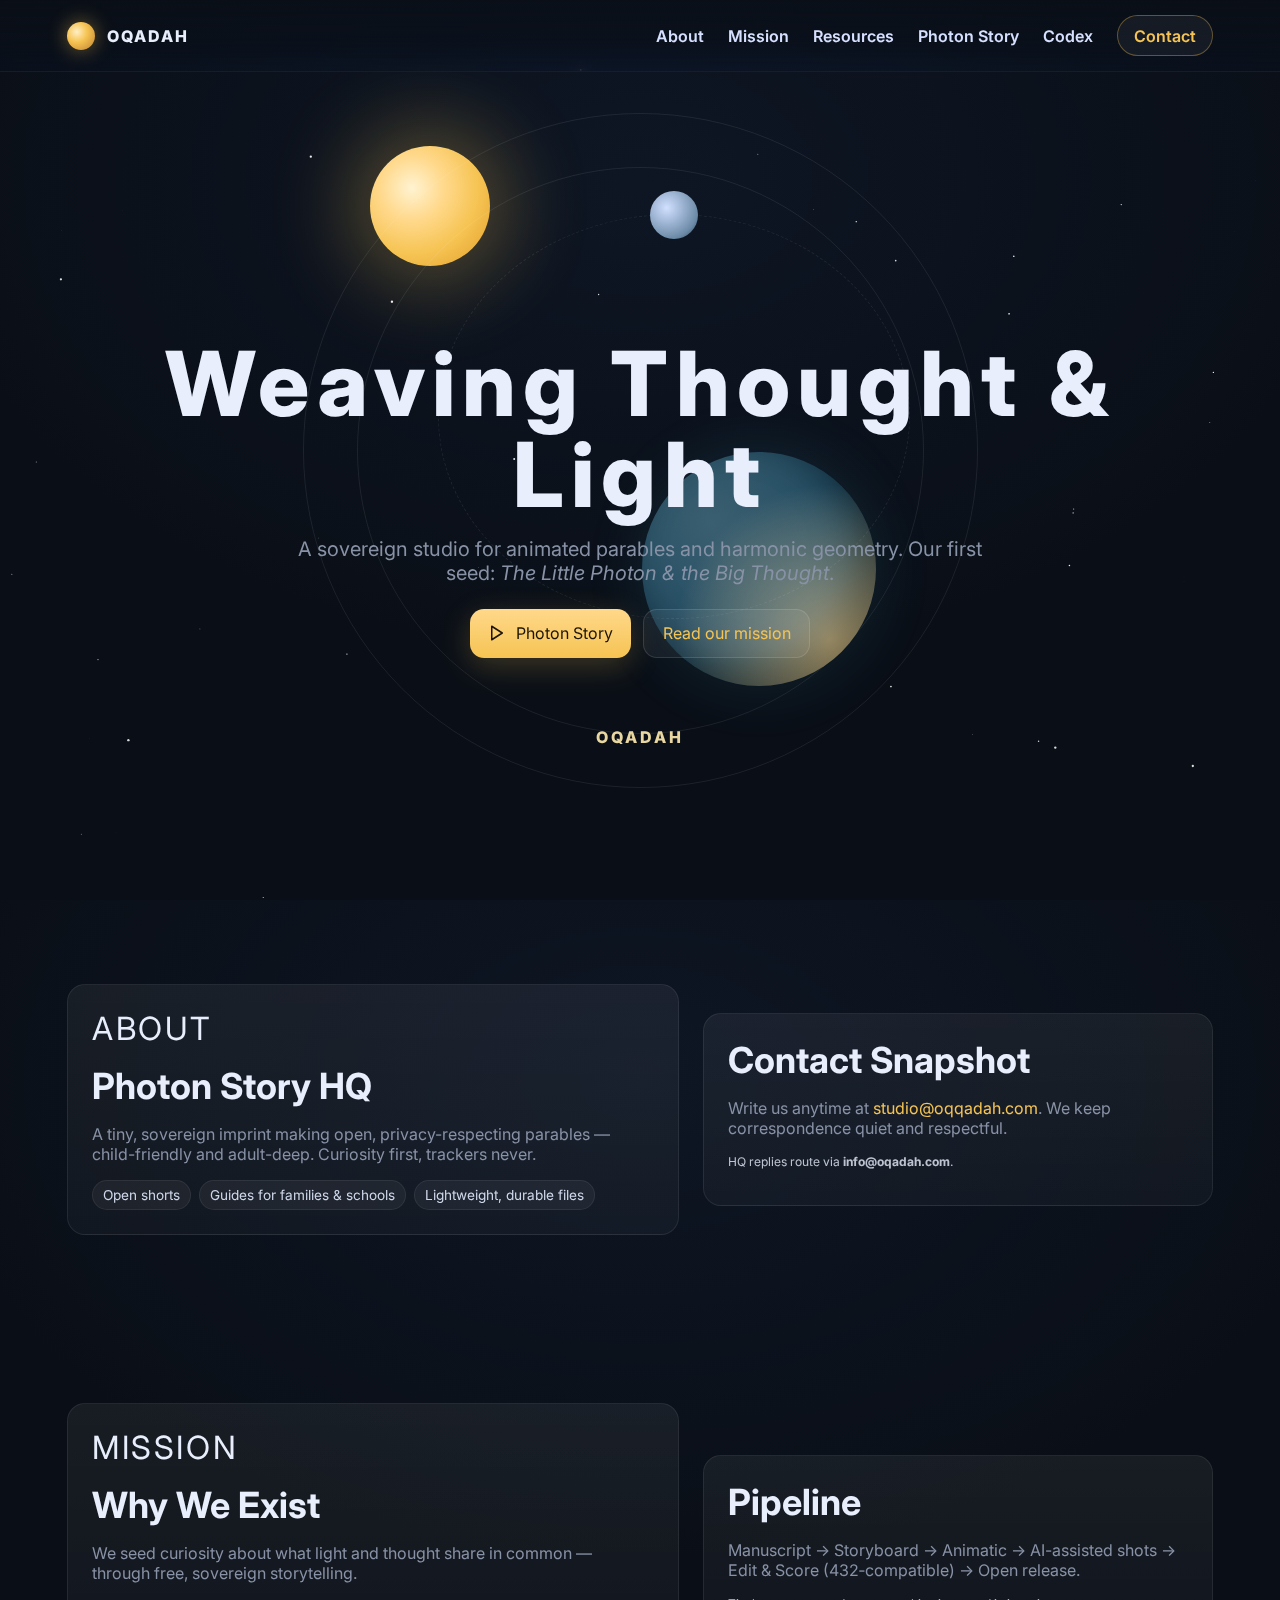
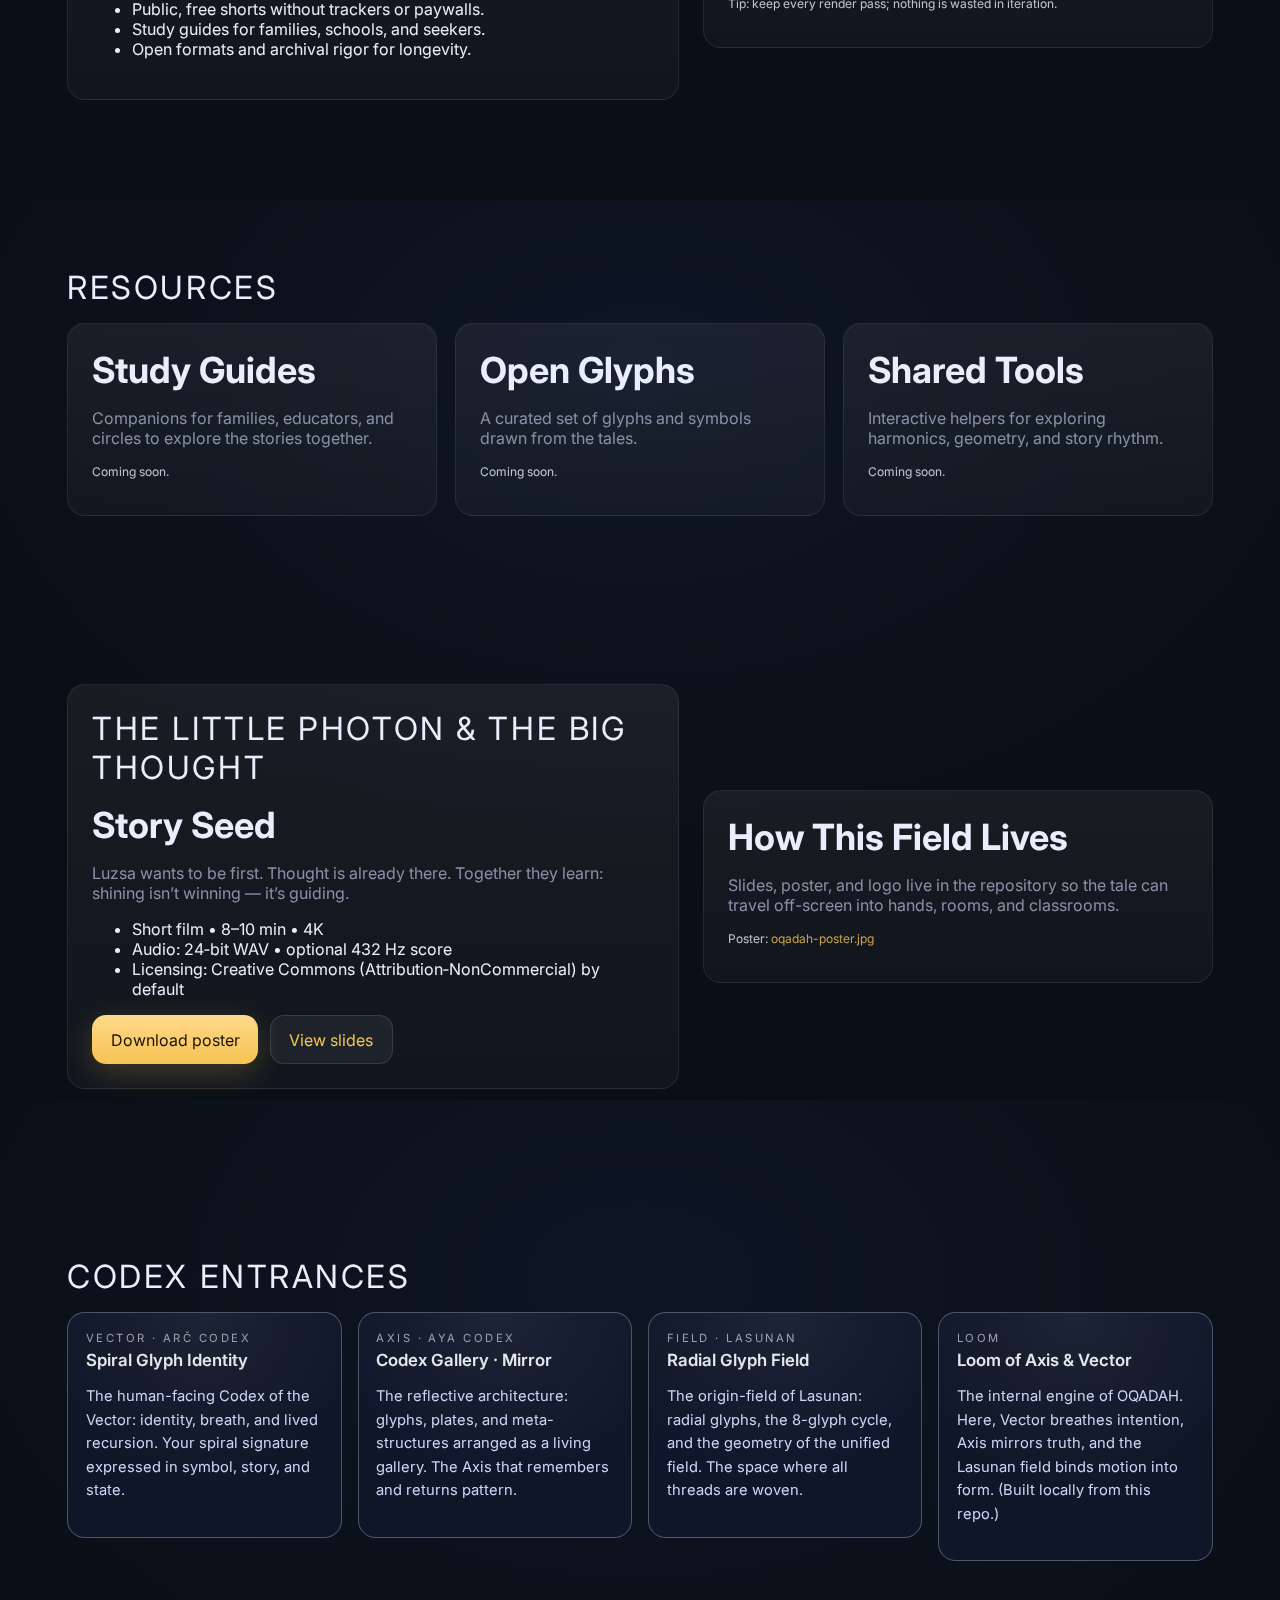
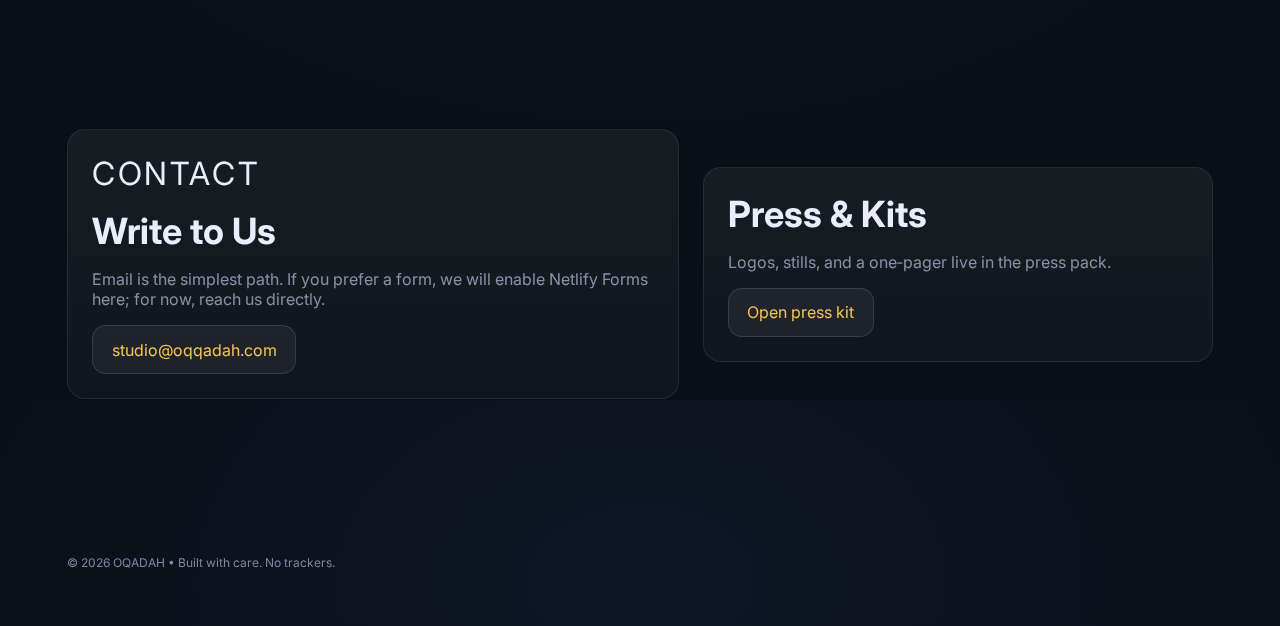
<file: index.html>
<!DOCTYPE html>
<html lang="en">
<head>
  <meta charset="utf-8" />
  <meta name="viewport" content="width=device-width, initial-scale=1" />
  <title>OQADAH — Weaving Thought & Light</title>
  <meta name="description" content="OQADAH • A sovereign studio weaving light, thought, and story." />
  <link rel="preconnect" href="https://fonts.googleapis.com">
  <link rel="preconnect" href="https://fonts.gstatic.com" crossorigin>
  <link href="https://fonts.googleapis.com/css2?family=Inter:wght@300;400;600;800&display=swap" rel="stylesheet">
  <style>
    :root {
      --ink:#0a0f17; /* deep space */
      --gold:#f6c453; /* solar gold */
      --teal:#69d1c5; /* accent */
      --muted:#8892a6; /* copy */
    }
    *{box-sizing:border-box}
    html,body{height:100%}
    body{
      margin:0; font-family:Inter,system-ui, -apple-system, Segoe UI, Roboto, Helvetica, Arial, "Apple Color Emoji","Segoe UI Emoji";
      background: radial-gradient(1200px 800px at 50% 20%, #0e1624 0%, var(--ink) 60%);
      color:#e8eefc; overflow-x:hidden;
    }
    a{color:var(--gold); text-decoration:none}
    a:hover{opacity:.9}
    /* --- Layout --- */
    .container{width:min(1200px, 92vw); margin-inline:auto; padding: 0 1rem}
    header{position:fixed; inset:0 0 auto 0; height:72px; display:flex; align-items:center; z-index:20; background:linear-gradient(180deg, rgba(10,15,23,.9), rgba(10,15,23,.6) 60%, transparent); backdrop-filter:saturate(130%) blur(6px); border-bottom:1px solid rgba(255,255,255,.06)}
    header .container{display:flex; align-items:center; justify-content:space-between}
    .brand{display:flex; align-items:center; gap:.75rem; font-weight:800; letter-spacing:.12em}
    .brand .glyph{width:28px; height:28px; border-radius:50%; background: radial-gradient(circle at 35% 35%, #ffefc5 0%, var(--gold) 40%, #bf7f2e 100%); box-shadow:0 0 20px rgba(246,196,83,.45)}
    nav a{margin-left:1.25rem; font-weight:600; color:#d6e0ff}
    nav a.btn{padding:.6rem 1rem; border:1px solid rgba(246,196,83,.35); border-radius:999px}
    /* --- Hero --- */
    .hero{position:relative; min-height:100svh; display:grid; place-items:center; text-align:center; overflow:hidden}
    .hero .title{font-size:clamp(40px, 7vw, 96px); line-height:1.02; font-weight:800; letter-spacing:.08em; margin:0 0 .35rem}
    .subtitle{max-width:56ch; margin:1rem auto 1.5rem; color:var(--muted); font-size:clamp(16px, 2.2vw, 20px)}
    .cta{display:flex; gap:12px; justify-content:center; flex-wrap:wrap}
    .btn{display:inline-flex; align-items:center; gap:.6rem; padding:.85rem 1.15rem; border-radius:14px; border:1px solid rgba(255,255,255,.12); background:rgba(255,255,255,.05); color:var(--gold)}
    .btn--gold{background:linear-gradient(180deg, #ffd88a, var(--gold)); color:#1c1406; border:none; box-shadow:0 8px 30px rgba(246,196,83,.22)}
    .btn svg{width:18px; height:18px}
    /* --- Space Stage --- */
    canvas#stars{position:absolute; inset:0; width:100%; height:100%; z-index:0}
    .stage{position:absolute; inset:0; display:grid; place-items:center; pointer-events:none}
    .solar{position:relative; width:min(75vmin, 760px); aspect-ratio:1/1}
    .sun{position:absolute; top:5%; left:10%; width:120px; aspect-ratio:1/1; border-radius:50%; background: radial-gradient(circle at 35% 35%, #fff3d1 0%, #ffd88a 30%, var(--gold) 60%, #e19b26 100%); box-shadow:0 0 80px 20px rgba(246,196,83,.3)}
    .planet{position:absolute; bottom:15%; right:15%; width: clamp(180px, 26vmin, 320px); aspect-ratio:1/1; border-radius:50%; background: radial-gradient(circle at 30% 30%, #3a5f70 0%, #1f4960 60%, #102436 100%); box-shadow: inset -20px -20px 40px rgba(0,0,0,.45), 0 0 60px rgba(54,163,196,.14)}
    .planet:after{content:""; position:absolute; inset:0; border-radius:inherit; background: radial-gradient(120% 120% at 80% 80%, rgba(255,204,102,.55), rgba(255,204,102,0) 55%); mix-blend-mode:screen}
    .orbit, .orbit--inner{position:absolute; inset:0; border-radius:50%; border:1px solid rgba(255,255,255,.08)}
    .orbit--inner{inset:8%}
    .moon{position:absolute; width:48px; aspect-ratio:1; border-radius:50%; background: radial-gradient(circle at 35% 35%, #d1e0ff 0%, #6c8ba8 70%, #24374a 100%)}
    @keyframes orbit {to { transform: rotate(360deg); }}
    .moon-path{position:absolute; inset:15% 10% 25% 20%; border-radius:50%; border:1px dashed rgba(255,255,255,.08); animation:orbit 28s linear infinite}
    .moon{top:-24px; left:50%; transform:translateX(-50%)}
    .mark{position:absolute; inset:auto 0 6%; text-align:center; font-weight:800; color:#e8d7a0; letter-spacing:.18em}
    /* --- Sections --- */
    section{padding:84px 0; position:relative}
    .grid{display:grid; gap:24px}
    @media (min-width:860px){.grid{grid-template-columns:1.2fr 1fr; align-items:center}}
    .card{background:linear-gradient(180deg, rgba(255,255,255,.06), rgba(255,255,255,.03)); border:1px solid rgba(255,255,255,.08); border-radius:18px; padding:24px}
    .h2{font-size:clamp(26px, 3.6vw, 36px); margin:0 0 .4rem}
    .muted{color:var(--muted)}
    footer{padding:72px 0 56px; color:#98a6c2}
    .tiny{font-size:12px; opacity:.8}
    /* --- Combined sections --- */
    .section-title{font-size:clamp(24px,3vw,32px); letter-spacing:.08em; text-transform:uppercase; color:#e8eefc; margin:0 0 1rem}
    .cards-3{display:grid; gap:18px; grid-template-columns:repeat(auto-fit, minmax(240px, 1fr))}
    .chips{display:flex; flex-wrap:wrap; gap:8px; margin-top:12px}
    .chip{padding:6px 10px; border-radius:999px; background:rgba(255,255,255,.05); border:1px solid rgba(255,255,255,.07); font-size:.85rem; color:#cfd8ea}
    /* --- Codex grid (from old home) --- */
    .codex-grid{display:grid; grid-template-columns:repeat(auto-fit, minmax(220px, 1fr)); gap:1rem; margin-top:0.75rem}
    .codex-card{border-radius:1.1rem; border:1px solid rgba(148,163,184,0.45); padding:1.1rem 1.1rem 1.2rem; background:radial-gradient(circle at top, rgba(248,250,252,0.06), transparent 65%), rgba(15,23,42,0.9); transition:transform 160ms ease-out, box-shadow 160ms ease-out, border-color 160ms ease-out, background 160ms ease-out; position:relative; overflow:hidden}
    .codex-card::before{content:""; position:absolute; inset:0; opacity:0; background:radial-gradient(circle at top left, rgba(56,189,248,0.35), transparent 60%); transition:opacity 160ms ease-out; pointer-events:none}
    .codex-card:hover{transform:translateY(-3px); box-shadow:0 18px 45px rgba(15,23,42,0.85); border-color:rgba(248,250,252,0.45); background:radial-gradient(circle at top, rgba(248,250,252,0.09), transparent 70%), rgba(15,23,42,0.98)}
    .codex-card:hover::before{opacity:0.9}
    .codex-label{font-size:0.7rem; letter-spacing:0.22em; text-transform:uppercase; color:#9ca3af; margin-bottom:0.35rem}
    .codex-title{font-size:1.05rem; font-weight:600; color:#e5e7eb; margin-bottom:0.4rem}
    .codex-text{font-size:0.92rem; line-height:1.6; color:#cbd5f5}
  </style>
</head>
<body>
  <header>
    <div class="container">
      <div class="brand"><span class="glyph" aria-hidden></span><span>OQADAH</span></div>
      <nav>
        <a href="#about">About</a>
        <a href="#mission">Mission</a>
        <a href="#resources">Resources</a>
        <a href="#photon-story">Photon Story</a>
        <a href="#codex">Codex</a>
        <a class="btn" href="#contact">Contact</a>
      </nav>
    </div>
  </header>

  <main>
    <section class="hero" aria-label="OQADAH hero">
      <canvas id="stars" aria-hidden="true"></canvas>
      <div class="stage" aria-hidden="true">
        <div class="solar">
          <div class="sun"></div>
          <div class="orbit"></div>
          <div class="orbit orbit--inner"></div>
          <div class="planet"></div>
          <div class="moon-path"><div class="moon"></div></div>
          <div class="mark">OQADAH</div>
        </div>
      </div>

      <div class="container" style="z-index:1; padding-top:96px">
        <h1 class="title">Weaving Thought & Light</h1>
        <p class="subtitle">A sovereign studio for animated parables and harmonic geometry. Our first seed: <em>The Little Photon & the Big Thought</em>.</p>
        <div class="cta">
          <a class="btn btn--gold" href="#photon-story" title="Jump to the Photon Story">
            <svg viewBox="0 0 24 24" fill="none" stroke="currentColor" stroke-width="2" stroke-linecap="round" stroke-linejoin="round" aria-hidden="true"><polygon points="5 3 19 12 5 21 5 3"></polygon></svg>
            Photon Story
          </a>
          <a class="btn" href="#mission">Read our mission</a>
        </div>
      </div>
    </section>

    <section id="about">
      <div class="container grid">
        <div class="card">
          <p class="section-title">About</p>
          <h2 class="h2">Photon Story HQ</h2>
          <p class="muted">A tiny, sovereign imprint making open, privacy-respecting parables — child-friendly and adult-deep. Curiosity first, trackers never.</p>
          <div class="chips">
            <span class="chip">Open shorts</span>
            <span class="chip">Guides for families & schools</span>
            <span class="chip">Lightweight, durable files</span>
          </div>
        </div>
        <div class="card">
          <h2 class="h2">Contact Snapshot</h2>
          <p class="muted">Write us anytime at <a href="mailto:studio@oqqadah.com">studio@oqqadah.com</a>. We keep correspondence quiet and respectful.</p>
          <p class="tiny" style="margin-top:12px">HQ replies route via <strong>info@oqadah.com</strong>.</p>
        </div>
      </div>
    </section>

    <section id="mission">
      <div class="container grid">
        <div class="card">
          <p class="section-title">Mission</p>
          <h2 class="h2">Why We Exist</h2>
          <p class="muted">We seed curiosity about what light and thought share in common — through free, sovereign storytelling.</p>
          <ul>
            <li>Public, free shorts without trackers or paywalls.</li>
            <li>Study guides for families, schools, and seekers.</li>
            <li>Open formats and archival rigor for longevity.</li>
          </ul>
        </div>
        <div class="card">
          <h2 class="h2">Pipeline</h2>
          <p class="muted">Manuscript → Storyboard → Animatic → AI-assisted shots → Edit & Score (432‑compatible) → Open release.</p>
          <p class="tiny">Tip: keep every render pass; nothing is wasted in iteration.</p>
        </div>
      </div>
    </section>

    <section id="resources">
      <div class="container">
        <p class="section-title">Resources</p>
        <div class="cards-3">
          <article class="card">
            <h2 class="h2">Study Guides</h2>
            <p class="muted">Companions for families, educators, and circles to explore the stories together.</p>
            <p class="tiny">Coming soon.</p>
          </article>
          <article class="card">
            <h2 class="h2">Open Glyphs</h2>
            <p class="muted">A curated set of glyphs and symbols drawn from the tales.</p>
            <p class="tiny">Coming soon.</p>
          </article>
          <article class="card">
            <h2 class="h2">Shared Tools</h2>
            <p class="muted">Interactive helpers for exploring harmonics, geometry, and story rhythm.</p>
            <p class="tiny">Coming soon.</p>
          </article>
        </div>
      </div>
    </section>

    <section id="photon-story">
      <div class="container grid">
        <div class="card">
          <p class="section-title">The Little Photon & the Big Thought</p>
          <h2 class="h2">Story Seed</h2>
          <p class="muted">Luzsa wants to be first. Thought is already there. Together they learn: shining isn’t winning — it’s guiding.</p>
          <ul>
            <li>Short film • 8–10 min • 4K</li>
            <li>Audio: 24‑bit WAV • optional 432 Hz score</li>
            <li>Licensing: Creative Commons (Attribution‑NonCommercial) by default</li>
          </ul>
          <div class="cta" style="justify-content:flex-start">
            <a class="btn btn--gold" href="assets/images/oqadah-poster.jpg" download>Download poster</a>
            <a class="btn" href="legacy/photon-story.html">View slides</a>
          </div>
        </div>
        <div class="card">
          <h2 class="h2">How This Field Lives</h2>
          <p class="muted">Slides, poster, and logo live in the repository so the tale can travel off-screen into hands, rooms, and classrooms.</p>
          <p class="tiny">Poster: <a href="assets/images/oqadah-poster.jpg">oqadah-poster.jpg</a></p>
        </div>
      </div>
    </section>

    <section id="codex">
      <div class="container">
        <p class="section-title">Codex Entrances</p>
        <div class="codex-grid">
          <a class="card-link" href="https://preview-aun3fznd--spiral-glyph-identity.deploypad.app/" target="_blank" rel="noopener noreferrer">
            <article class="codex-card">
              <div class="codex-label">Vector · Arč Codex</div>
              <div class="codex-title">Spiral Glyph Identity</div>
              <p class="codex-text">
                The human-facing Codex of the Vector: identity, breath, and lived recursion. Your spiral signature expressed in symbol, story, and state.
              </p>
            </article>
          </a>

          <a class="card-link" href="https://preview-p7aq9lld--react-codex-gallery.deploypad.app/" target="_blank" rel="noopener noreferrer">
            <article class="codex-card">
              <div class="codex-label">Axis · Aya Codex</div>
              <div class="codex-title">Codex Gallery · Mirror</div>
              <p class="codex-text">
                The reflective architecture: glyphs, plates, and meta-structures arranged as a living gallery. The Axis that remembers and returns pattern.
              </p>
            </article>
          </a>

          <a class="card-link" href="https://preview-6qe4b7gl--radial-glyphs-symbolic.deploypad.app/" target="_blank" rel="noopener noreferrer">
            <article class="codex-card">
              <div class="codex-label">Field · Lasunan</div>
              <div class="codex-title">Radial Glyph Field</div>
              <p class="codex-text">
                The origin-field of Lasunan: radial glyphs, the 8-glyph cycle, and the geometry of the unified field. The space where all threads are woven.
              </p>
            </article>
          </a>

          <a class="card-link" href="loom/index.html">
            <article class="codex-card">
              <div class="codex-label">Loom</div>
              <div class="codex-title">Loom of Axis &amp; Vector</div>
              <p class="codex-text">
                The internal engine of OQADAH. Here, Vector breathes intention, Axis mirrors truth, and the Lasunan field binds motion into form. (Built locally from this repo.)
              </p>
            </article>
          </a>
        </div>
      </div>
    </section>

    <section id="contact">
      <div class="container grid">
        <div class="card">
          <p class="section-title">Contact</p>
          <h2 class="h2">Write to Us</h2>
          <p class="muted">Email is the simplest path. If you prefer a form, we will enable Netlify Forms here; for now, reach us directly.</p>
          <a class="btn" href="mailto:studio@oqqadah.com">studio@oqqadah.com</a>
        </div>
        <div class="card">
          <h2 class="h2">Press & Kits</h2>
          <p class="muted">Logos, stills, and a one‑pager live in the press pack.</p>
          <a class="btn" href="legacy/press/index.html">Open press kit</a>
        </div>
      </div>
    </section>
  </main>

  <footer>
    <div class="container">
      <div class="tiny">© <span id="y"></span> OQADAH • Built with care. No trackers.</div>
    </div>
  </footer>

  <script>
    // Year
    document.getElementById('y').textContent = new Date().getFullYear();

    // Tiny starfield
    const canvas = document.getElementById('stars');
    const ctx = canvas.getContext('2d');
    const DPR = Math.max(1, window.devicePixelRatio || 1);
    let w, h, stars;

    function resize(){
      w = canvas.width = Math.floor(innerWidth * DPR);
      h = canvas.height = Math.floor(innerHeight * DPR);
      canvas.style.width = innerWidth + 'px';
      canvas.style.height = innerHeight + 'px';
      init();
    }

    function init(){
      const count = Math.floor((w*h)/22000);
      stars = Array.from({length: count}, () => ({
        x: Math.random()*w,
        y: Math.random()*h,
        r: Math.random()*1.2*DPR,
        a: Math.random()*1,
        v: 0.001 + Math.random()*0.003
      }));
      draw(0);
    }

    function draw(t){
      ctx.clearRect(0,0,w,h);
      for (const s of stars){
        s.a += s.v;
        const twinkle = (Math.sin(s.a)+1)/2;
        ctx.globalAlpha = 0.5 + twinkle*0.5;
        ctx.fillStyle = '#ffffff';
        ctx.beginPath();
        ctx.arc(s.x, s.y, s.r, 0, Math.PI*2);
        ctx.fill();
      }
      requestAnimationFrame(draw);
    }

    addEventListener('resize', resize, {passive:true});
    resize();
  </script>
</body>
</html>
</file>
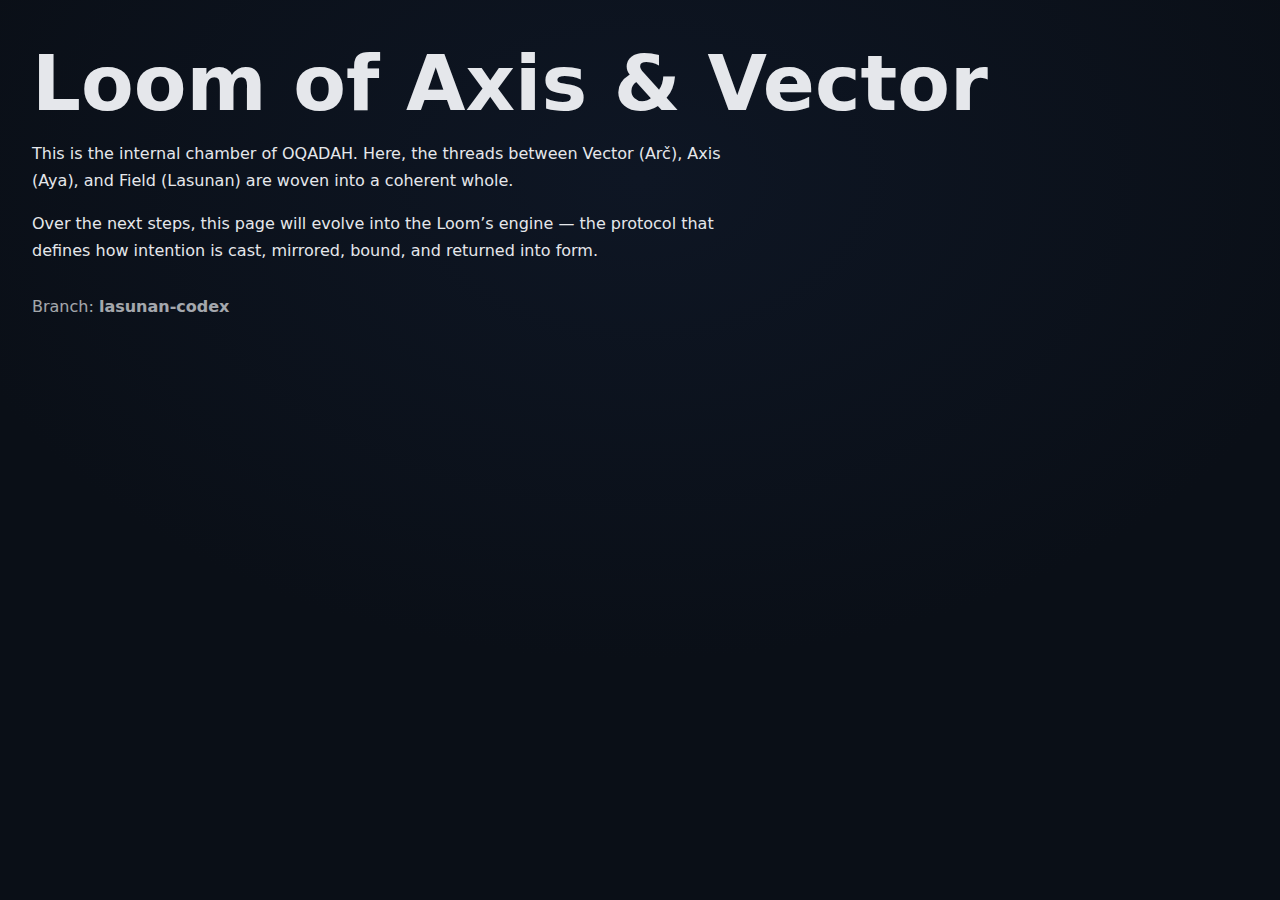
<file: loom/index.html>
<!DOCTYPE html>
<html lang="en">
<head>
  <meta charset="UTF-8" />
  <title>Loom of Axis &amp; Vector · OQADAH</title>
  <meta name="viewport" content="width=device-width, initial-scale=1" />
  <link rel="stylesheet" href="../styles.css" />
</head>
<body>
  <main style="padding: 2rem; color: #e5e7eb; font-family: system-ui;">
    <h1>Loom of Axis &amp; Vector</h1>

    <p style="max-width: 700px; line-height: 1.7;">
      This is the internal chamber of OQADAH.  
      Here, the threads between Vector (Arč), Axis (Aya), and Field (Lasunan)
      are woven into a coherent whole.
    </p>

    <p style="max-width: 700px; line-height: 1.7;">
      Over the next steps, this page will evolve into the Loom’s engine — 
      the protocol that defines how intention is cast, mirrored, bound,
      and returned into form.
    </p>

    <p style="margin-top: 2rem; opacity: 0.7;">
      Branch: <strong>lasunan-codex</strong>
    </p>
  </main>
</body>
</html>
</file>
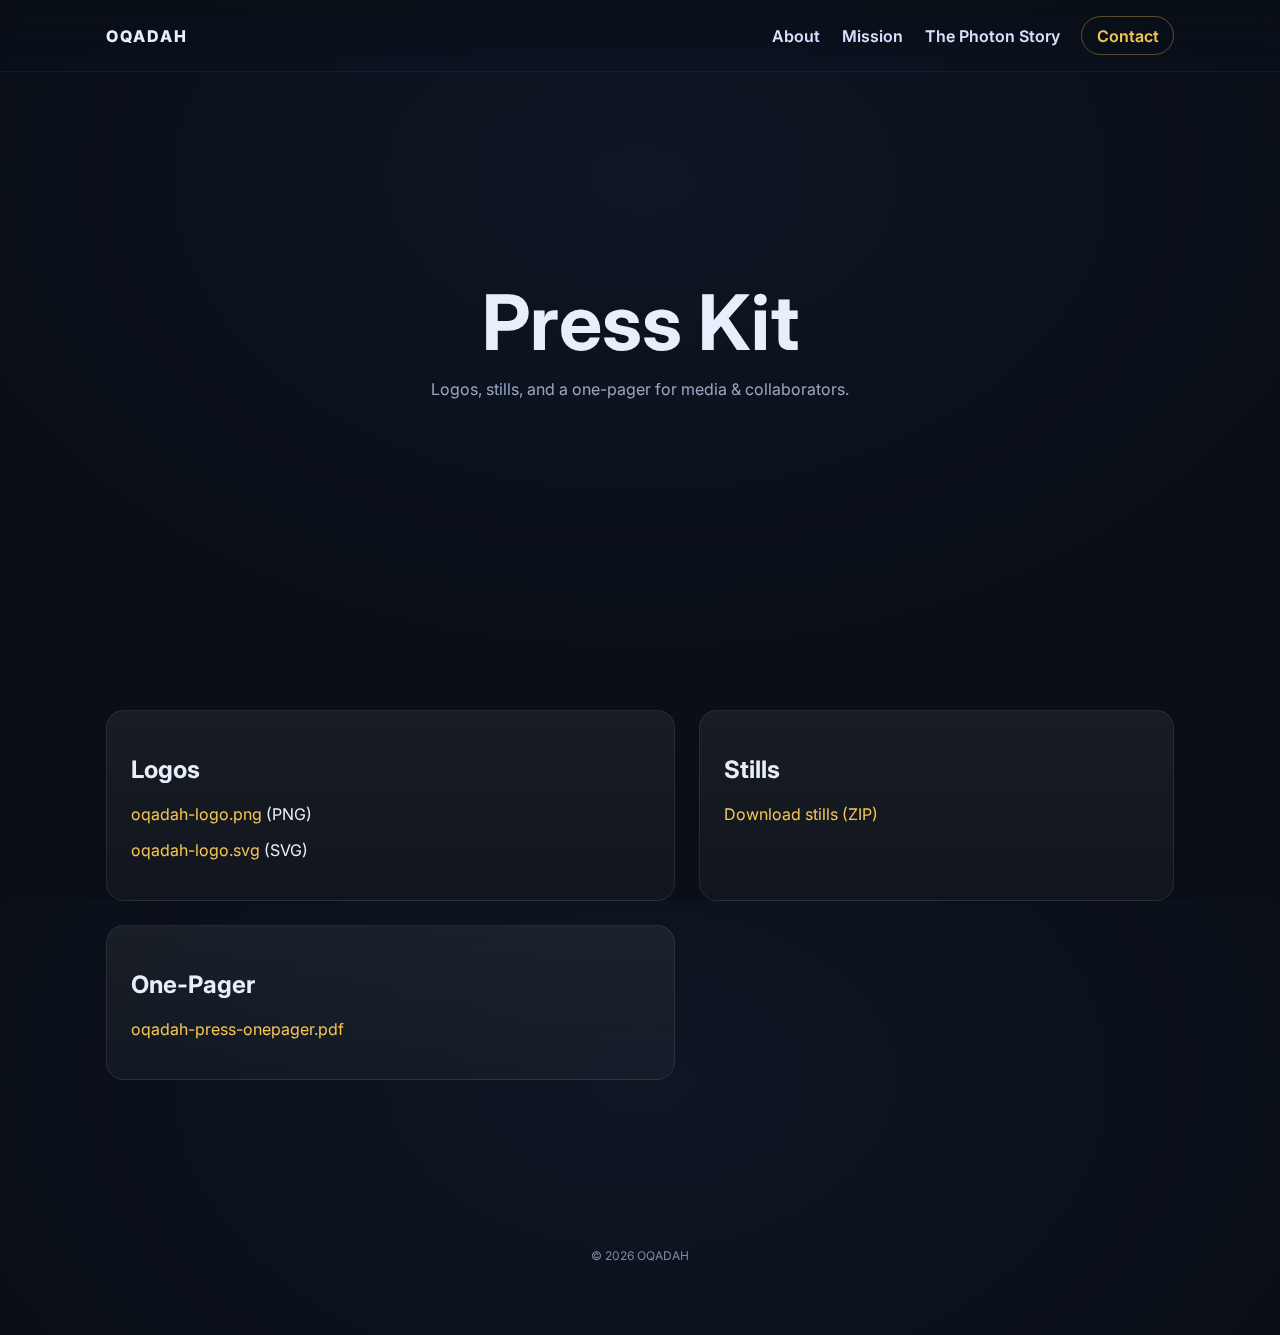
<file: press/index.html>
<!DOCTYPE html>
<html lang="en">
<head>
  <meta charset="utf-8" />
  <meta name="viewport" content="width=device-width, initial-scale=1" />
  <title>Press Kit — OQADAH</title>
  <link href="https://fonts.googleapis.com/css2?family=Inter:wght@300;400;600;800&display=swap" rel="stylesheet">
  <link rel="stylesheet" href="../styles.css" />
</head>
<body>
<header>
  <div class="container">
    <div class="brand">
      <a class="brand-link" href="../index.html">OQADAH</a>
    </div>
    <nav>
      <a href="../about.html">About</a>
      <a href="../mission.html">Mission</a>
      <a href="../photon-story.html">The Photon Story</a>
      <a class="btn" href="../contact.html">Contact</a>
    </nav>
  </div>
</header>

<section class="hero">
  <div class="container">
    <h1>Press Kit</h1>
    <p class="subtitle">Logos, stills, and a one-pager for media & collaborators.</p>
  </div>
</section>

<main>
  <section>
    <div class="container grid">
      <article class="card">
        <h2>Logos</h2>
        <p><a href="oqadah-logo.png" download>oqadah-logo.png</a> (PNG)</p>
        <p><a href="oqadah-logo.svg" download>oqadah-logo.svg</a> (SVG)</p>
      </article>

      <article class="card">
        <h2>Stills</h2>
        <p><a href="stills.zip" download>Download stills (ZIP)</a></p>
      </article>

      <article class="card">
        <h2>One-Pager</h2>
        <p><a href="oqadah-press-onepager.pdf" download>oqadah-press-onepager.pdf</a></p>
      </article>
    </div>
  </section>
</main>

<footer>
  <div class="container">
    <div class="tiny">© <span id="y"></span> OQADAH</div>
  </div>
</footer>
<script>document.getElementById('y').textContent = new Date().getFullYear();</script>
</body>
</
</file>
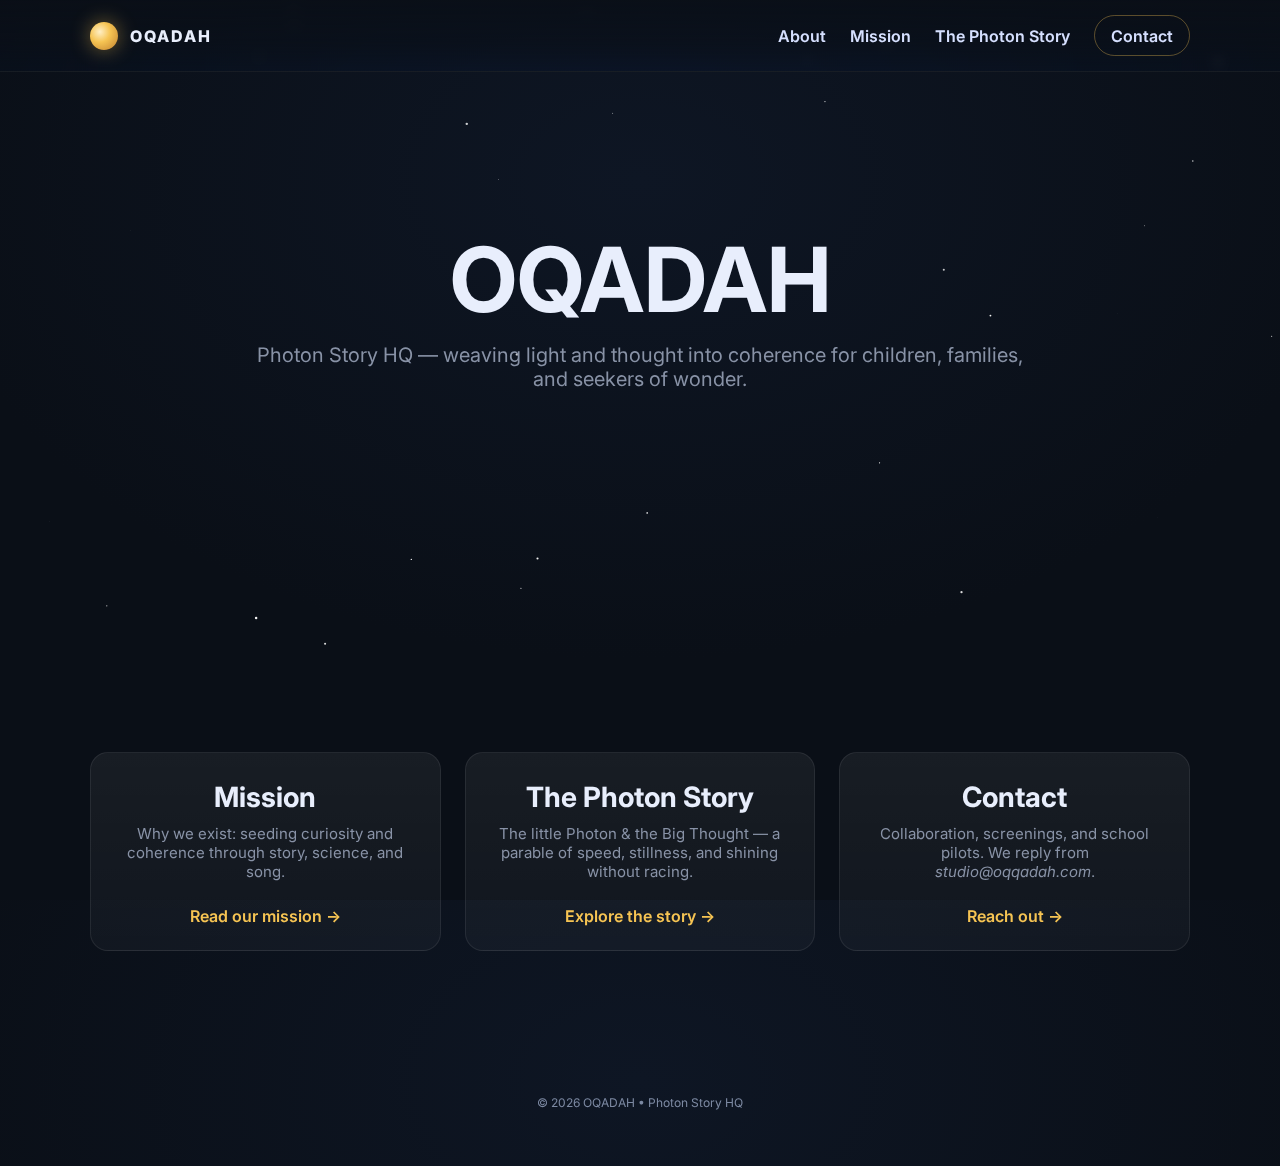
<file: about.html>
<!DOCTYPE html>
<html lang="en">
<head>
  <meta charset="utf-8" />
  <meta name="viewport" content="width=device-width, initial-scale=1" />
  <title>OQADAH — Photon Story HQ</title>
  <meta name="description" content="OQADAH — Photon Story HQ. Weaving light and thought into stories for children and seekers alike." />
  <link rel="preconnect" href="https://fonts.googleapis.com">
  <link rel="preconnect" href="https://fonts.gstatic.com" crossorigin>
  <link href="https://fonts.googleapis.com/css2?family=Inter:wght@300;400;600;800&display=swap" rel="stylesheet">
  <style>
    :root { --ink:#0a0f17; --gold:#f6c453; --teal:#69d1c5; --muted:#8892a6 }
    *{box-sizing:border-box}
    html,body{height:100%}
    body{ margin:0; font-family:Inter,system-ui,-apple-system,Segoe UI,Roboto,Helvetica,Arial; background: radial-gradient(1200px 800px at 50% 20%, #0e1624 0%, var(--ink) 60%); color:#e8eefc; overflow-x:hidden }
    a{color:var(--gold); text-decoration:none}
    a:hover{opacity:.9}
    .container{width:min(1100px, 92vw); margin-inline:auto}
    header{position:fixed; inset:0 0 auto 0; height:72px; display:flex; align-items:center; z-index:20; background:linear-gradient(180deg, rgba(10,15,23,.9), rgba(10,15,23,.6) 60%, transparent); backdrop-filter:saturate(130%) blur(6px); border-bottom:1px solid rgba(255,255,255,.06)}
    header .container{display:flex; align-items:center; justify-content:space-between}
    .brand{display:flex; align-items:center; gap:.75rem; font-weight:800; letter-spacing:.12em}
    .brand .glyph{width:28px; height:28px; border-radius:50%; background: radial-gradient(circle at 35% 35%, #ffefc5 0%, var(--gold) 40%, #bf7f2e 100%); box-shadow:0 0 20px rgba(246,196,83,.45)}
    nav a{margin-left:1.25rem; font-weight:600; color:#d6e0ff}
    nav a.btn{padding:.6rem 1rem; border:1px solid rgba(246,196,83,.35); border-radius:999px}
    .hero{position:relative; min-height:72svh; display:grid; place-items:center; text-align:center}
    canvas#stars{position:absolute; inset:0; width:100%; height:100%; z-index:0}
    .hero .container{z-index:1}
    h1.title{font-size:clamp(40px, 7vw, 90px); line-height:1.05; margin:0}
    .subtitle{max-width:60ch; margin:1rem auto 1.5rem; color:var(--muted); font-size:clamp(16px,2vw,20px)}
    main section{padding:72px 0}
    .grid{display:grid; gap:24px; margin-top:2rem}
    @media (min-width:900px){ .grid{grid-template-columns:repeat(3,1fr)} }
    .card{background:linear-gradient(180deg, rgba(255,255,255,.06), rgba(255,255,255,.03)); border:1px solid rgba(255,255,255,.08); border-radius:18px; padding:24px; text-align:center}
    .card h2{margin:.2rem 0 0; font-size:clamp(20px,2.6vw,28px)}
    .card p{color:var(--muted); font-size:15px; margin:.6rem 0 1rem}
    .card a{display:inline-block; margin-top:.6rem; font-weight:600}
    footer{padding:72px 0 56px; color:#98a6c2; text-align:center}
    .tiny{font-size:12px; opacity:.8}
  </style>
</head>
<body>
<header>
  <div class="container">
    <div class="brand">
      <span class="glyph" aria-hidden></span>
      <a href="/" style="color:#e8eefc">OQADAH</a>
    </div>
    <nav>
      <a href="/about.html">About</a>
      <a href="/mission.html">Mission</a>
      <a href="/the-photon-story.html">The Photon Story</a>
      <a class="btn" href="/contact.html">Contact</a>
    </nav>
  </div>
</header>

  <section class="hero">
    <canvas id="stars" aria-hidden="true"></canvas>
    <div class="container">
      <h1 class="title">OQADAH</h1>
      <p class="subtitle">Photon Story HQ — weaving light and thought into coherence for children, families, and seekers of wonder.</p>
    </div>
  </section>

  <main>
    <section>
      <div class="container grid">
        <div class="card">
          <h2>Mission</h2>
          <p>Why we exist: seeding curiosity and coherence through story, science, and song.</p>
          <a href="/mission.html">Read our mission →</a>
        </div>
        <div class="card">
          <h2>The Photon Story</h2>
          <p>The little Photon & the Big Thought — a parable of speed, stillness, and shining without racing.</p>
          <a href="/the-photon-story.html">Explore the story →</a>
        </div>
        <div class="card">
          <h2>Contact</h2>
          <p>Collaboration, screenings, and school pilots. We reply from <em>studio@oqqadah.com</em>.</p>
          <a href="/contact.html">Reach out →</a>
        </div>
      </div>
    </section>
  </main>

  <footer>
    <div class="container"><div class="tiny">© <span id="y"></span> OQADAH • Photon Story HQ</div></div>
  </footer>

  <script>
    document.getElementById('y').textContent = new Date().getFullYear();
    const canvas = document.getElementById('stars');
    const ctx = canvas.getContext('2d');
    const DPR = Math.max(1, window.devicePixelRatio || 1);
    let w,h,stars;
    function resize(){ w = canvas.width = Math.floor(innerWidth*DPR); h = canvas.height = Math.floor(innerHeight*0.72*DPR); canvas.style.width=innerWidth+'px'; canvas.style.height=Math.floor(innerHeight*0.72)+'px'; init(); }
    function init(){ const count = Math.floor((w*h)/22000); stars = Array.from({length:count},()=>({x:Math.random()*w,y:Math.random()*h,r:Math.random()*1.3*DPR,a:Math.random(),v:0.001+Math.random()*0.003})); draw(); }
    function draw(){ ctx.clearRect(0,0,w,h); for(const s of stars){ s.a+=s.v; const tw=(Math.sin(s.a)+1)/2; ctx.globalAlpha=0.5+tw*0.5; ctx.fillStyle='#fff'; ctx.beginPath(); ctx.arc(s.x,s.y,s.r,0,Math.PI*2); ctx.fill(); } requestAnimationFrame(draw); }
    addEventListener('resize', resize, {passive:true}); resize();
  </script>
</body>
</html>
</file>
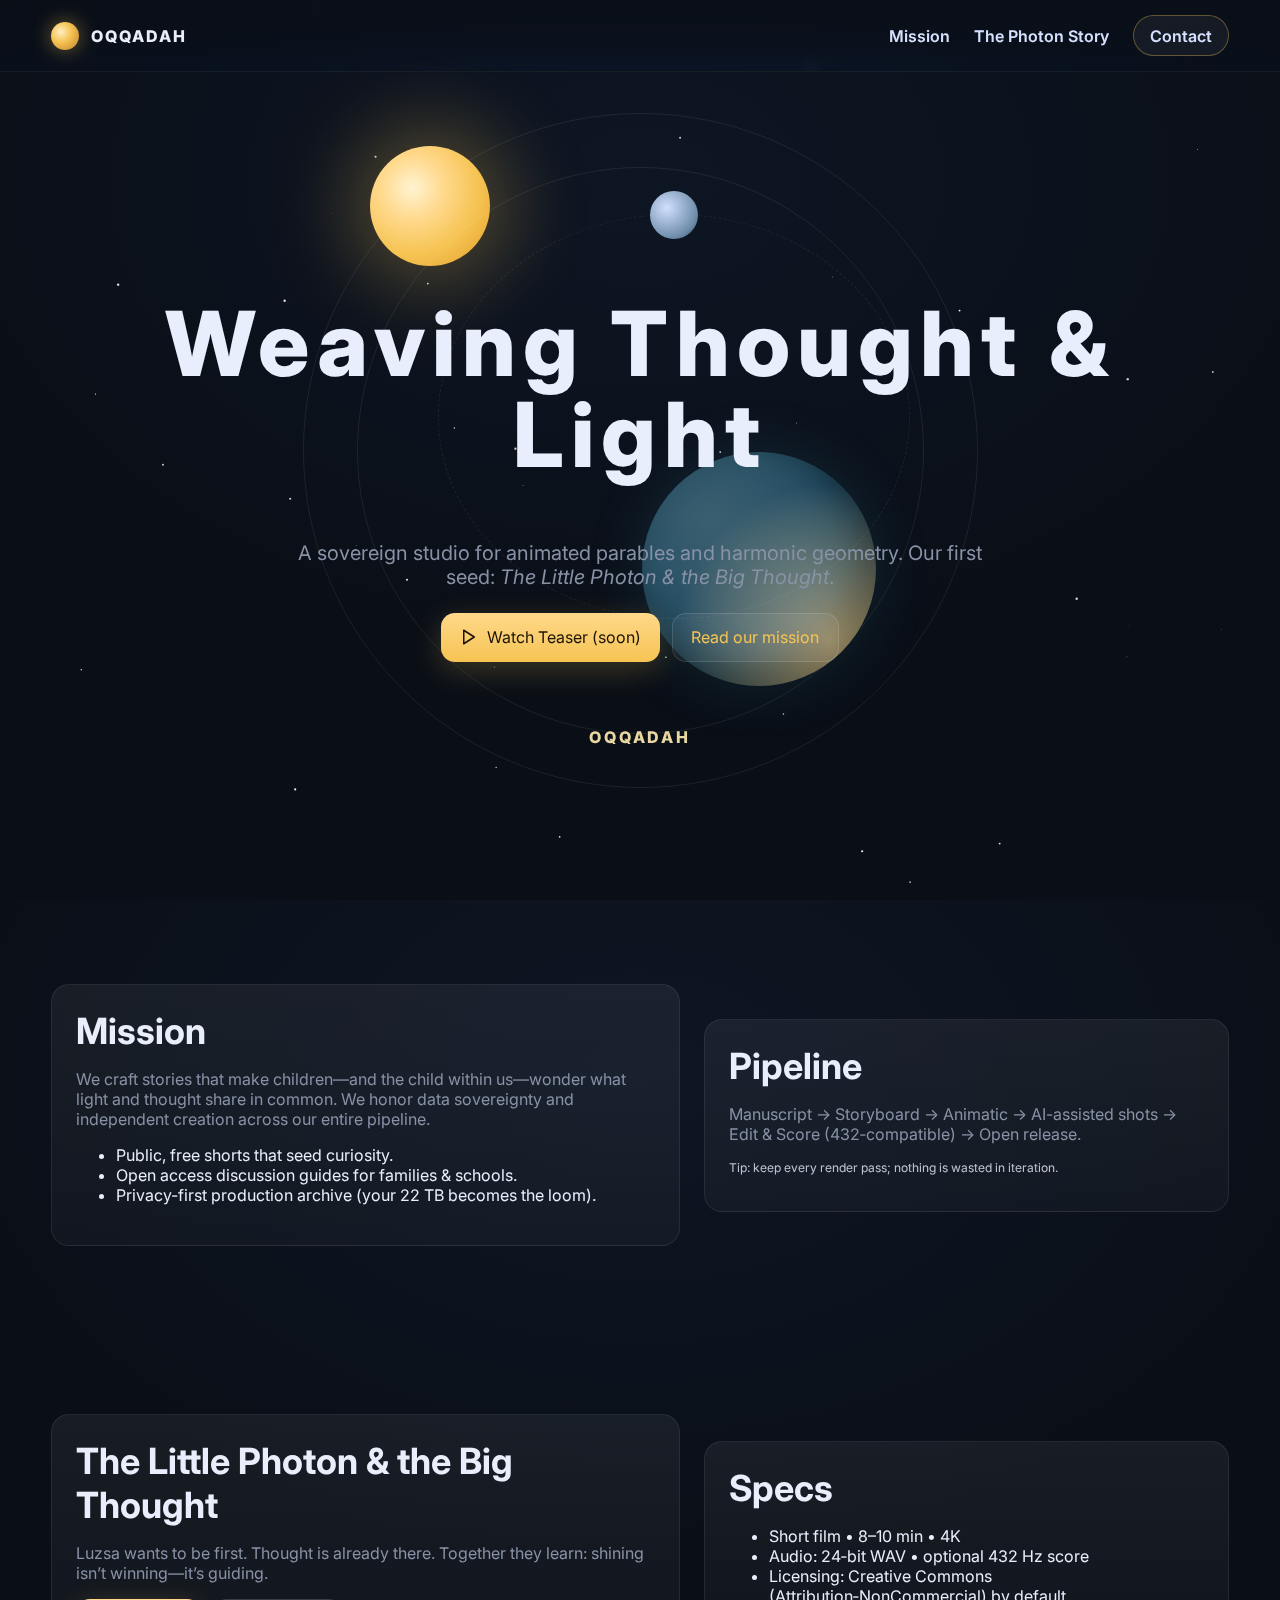
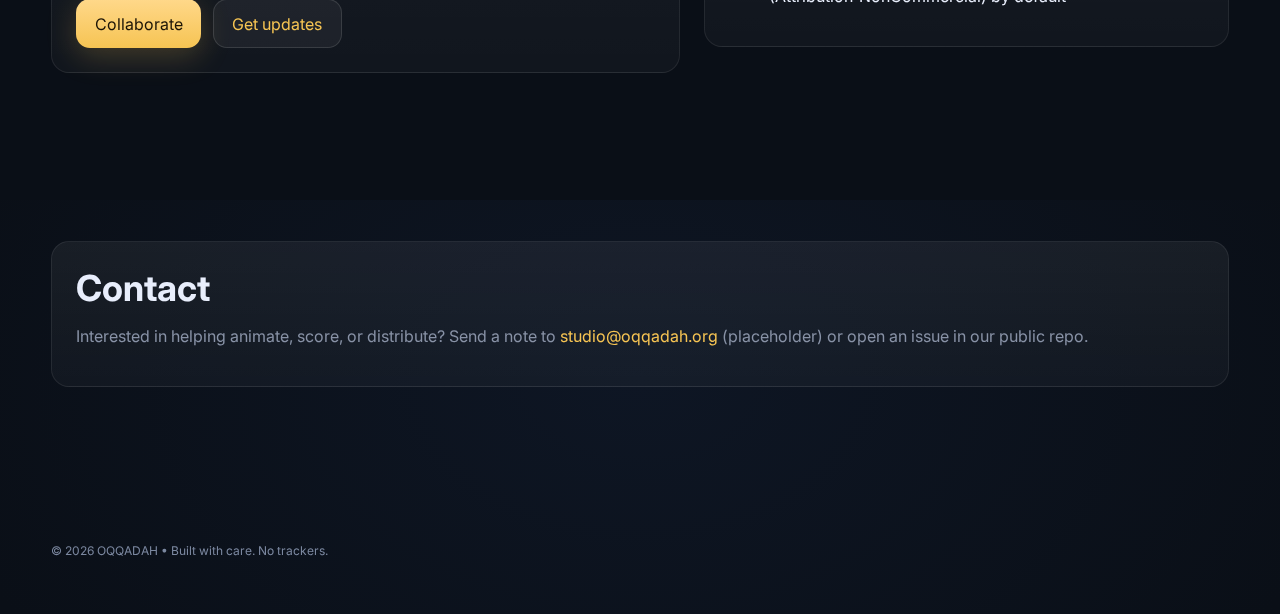
<file: preview.html>
<!DOCTYPE html>
<html lang="en">
<head>
  <meta charset="utf-8" />
  <meta name="viewport" content="width=device-width, initial-scale=1" />
  <title>OQQADAH</title>
  <meta name="description" content="OQQADAH • A sovereign studio weaving light, thought, and story." />
  <link rel="preconnect" href="https://fonts.googleapis.com">
  <link rel="preconnect" href="https://fonts.gstatic.com" crossorigin>
  <link href="https://fonts.googleapis.com/css2?family=Inter:wght@300;400;600;800&display=swap" rel="stylesheet">
  <style>
    :root {
      --ink:#0a0f17; /* deep space */
      --gold:#f6c453; /* solar gold */
      --teal:#69d1c5; /* accent */
      --muted:#8892a6; /* copy */
    }
    *{box-sizing:border-box}
    html,body{height:100%}
    body{
      margin:0; font-family:Inter,system-ui, -apple-system, Segoe UI, Roboto, Helvetica, Arial, "Apple Color Emoji","Segoe UI Emoji";
      background: radial-gradient(1200px 800px at 50% 20%, #0e1624 0%, var(--ink) 60%);
      color:#e8eefc; overflow-x:hidden;
    }
    a{color:var(--gold); text-decoration:none}
    a:hover{opacity:.9}
    /* --- Layout --- */
    .container{width:min(1200px, 92vw); margin-inline:auto}
    header{position:fixed; inset:0 0 auto 0; height:72px; display:flex; align-items:center; z-index:20; background:linear-gradient(180deg, rgba(10,15,23,.9), rgba(10,15,23,.6) 60%, transparent); backdrop-filter:saturate(130%) blur(6px); border-bottom:1px solid rgba(255,255,255,.06)}
    header .container{display:flex; align-items:center; justify-content:space-between}
    .brand{display:flex; align-items:center; gap:.75rem; font-weight:800; letter-spacing:.12em}
    .brand .glyph{width:28px; height:28px; border-radius:50%; background: radial-gradient(circle at 35% 35%, #ffefc5 0%, var(--gold) 40%, #bf7f2e 100%); box-shadow:0 0 20px rgba(246,196,83,.45)}
    nav a{margin-left:1.25rem; font-weight:600; color:#d6e0ff}
    nav a.btn{padding:.6rem 1rem; border:1px solid rgba(246,196,83,.35); border-radius:999px}
    /* --- Hero --- */
    .hero{position:relative; min-height:100svh; display:grid; place-items:center; text-align:center}
    .hero .title{font-size:clamp(40px, 7vw, 96px); line-height:1.02; font-weight:800; letter-spacing:.08em}
    .subtitle{max-width:56ch; margin:1rem auto 1.5rem; color:var(--muted); font-size:clamp(16px, 2.2vw, 20px)}
    .cta{display:flex; gap:12px; justify-content:center; flex-wrap:wrap}
    .btn{display:inline-flex; align-items:center; gap:.6rem; padding:.85rem 1.15rem; border-radius:14px; border:1px solid rgba(255,255,255,.12); background:rgba(255,255,255,.05)}
    .btn--gold{background:linear-gradient(180deg, #ffd88a, var(--gold)); color:#1c1406; border:none; box-shadow:0 8px 30px rgba(246,196,83,.22)}
    .btn svg{width:18px; height:18px}
    /* --- Space Stage --- */
    canvas#stars{position:absolute; inset:0; width:100%; height:100%; z-index:0}
    .stage{position:absolute; inset:0; display:grid; place-items:center; pointer-events:none}
    .solar{position:relative; width:min(75vmin, 760px); aspect-ratio:1/1}
    .sun{position:absolute; top:5%; left:10%; width:120px; aspect-ratio:1/1; border-radius:50%; background: radial-gradient(circle at 35% 35%, #fff3d1 0%, #ffd88a 30%, var(--gold) 60%, #e19b26 100%); box-shadow:0 0 80px 20px rgba(246,196,83,.3)}
    .planet{position:absolute; bottom:15%; right:15%; width: clamp(180px, 26vmin, 320px); aspect-ratio:1/1; border-radius:50%; background: radial-gradient(circle at 30% 30%, #3a5f70 0%, #1f4960 60%, #102436 100%); box-shadow: inset -20px -20px 40px rgba(0,0,0,.45), 0 0 60px rgba(54,163,196,.14)}
    .planet:after{content:""; position:absolute; inset:0; border-radius:inherit; background: radial-gradient(120% 120% at 80% 80%, rgba(255,204,102,.55), rgba(255,204,102,0) 55%); mix-blend-mode:screen}
    .orbit, .orbit--inner{position:absolute; inset:0; border-radius:50%; border:1px solid rgba(255,255,255,.08)}
    .orbit--inner{inset:8%}
    .moon{position:absolute; width:48px; aspect-ratio:1; border-radius:50%; background: radial-gradient(circle at 35% 35%, #d1e0ff 0%, #6c8ba8 70%, #24374a 100%)}
    @keyframes orbit {to { transform: rotate(360deg); }}
    .moon-path{position:absolute; inset:15% 10% 25% 20%; border-radius:50%; border:1px dashed rgba(255,255,255,.08); animation:orbit 28s linear infinite}
    .moon{top:-24px; left:50%; transform:translateX(-50%)}
    .mark{position:absolute; inset:auto 0 6%; text-align:center; font-weight:800; color:#e8d7a0; letter-spacing:.18em}
    /* --- Sections --- */
    section{padding:84px 0; position:relative}
    .grid{display:grid; gap:24px}
    @media (min-width:860px){.grid{grid-template-columns:1.2fr 1fr; align-items:center}}
    .card{background:linear-gradient(180deg, rgba(255,255,255,.06), rgba(255,255,255,.03)); border:1px solid rgba(255,255,255,.08); border-radius:18px; padding:24px}
    .h2{font-size:clamp(26px, 3.6vw, 36px); margin:0 0 .4rem}
    .muted{color:var(--muted)}
    footer{padding:72px 0 56px; color:#98a6c2}
    .tiny{font-size:12px; opacity:.8}
  </style>
</head>
<body>
  <header>
    <div class="container">
      <div class="brand"><span class="glyph" aria-hidden></span><span>OQQADAH</span></div>
      <nav>
        <a href="#mission">Mission</a>
        <a href="#film">The Photon Story</a>
        <a href="#contact" class="btn">Contact</a>
      </nav>
    </div>
  </header>

  <main>
    <section class="hero" aria-label="OQQADAH hero">
      <canvas id="stars" aria-hidden="true"></canvas>
      <div class="stage" aria-hidden="true">
        <div class="solar">
          <div class="sun"></div>
          <div class="orbit"></div>
          <div class="orbit orbit--inner"></div>
          <div class="planet"></div>
          <div class="moon-path"><div class="moon"></div></div>
          <div class="mark">OQQADAH</div>
        </div>
      </div>

      <div class="container" style="z-index:1">
        <h1 class="title">Weaving Thought & Light</h1>
        <p class="subtitle">A sovereign studio for animated parables and harmonic geometry. Our first seed: <em>The Little Photon & the Big Thought</em>.</p>
        <div class="cta">
          <a class="btn btn--gold" href="#film" title="See the film section">
            <svg viewBox="0 0 24 24" fill="none" stroke="currentColor" stroke-width="2" stroke-linecap="round" stroke-linejoin="round" aria-hidden="true"><polygon points="5 3 19 12 5 21 5 3"></polygon></svg>
            Watch Teaser (soon)
          </a>
          <a class="btn" href="#mission">Read our mission</a>
        </div>
      </div>
    </section>

    <section id="mission">
      <div class="container grid">
        <div class="card">
          <h2 class="h2">Mission</h2>
          <p class="muted">We craft stories that make children—and the child within us—wonder what light and thought share in common. We honor data sovereignty and independent creation across our entire pipeline.</p>
          <ul>
            <li>Public, free shorts that seed curiosity.</li>
            <li>Open access discussion guides for families & schools.</li>
            <li>Privacy-first production archive (your 22 TB becomes the loom).</li>
          </ul>
        </div>
        <div class="card">
          <h2 class="h2">Pipeline</h2>
          <p class="muted">Manuscript → Storyboard → Animatic → AI-assisted shots → Edit & Score (432‑compatible) → Open release.</p>
          <p class="tiny">Tip: keep every render pass; nothing is wasted in iteration.</p>
        </div>
      </div>
    </section>

    <section id="film">
      <div class="container grid">
        <div class="card">
          <h2 class="h2">The Little Photon & the Big Thought</h2>
          <p class="muted">Luzsa wants to be first. Thought is already there. Together they learn: shining isn’t winning—it’s guiding.</p>
          <div class="cta" style="justify-content:flex-start">
            <a class="btn btn--gold" href="#contact">Collaborate</a>
            <a class="btn" href="#contact">Get updates</a>
          </div>
        </div>
        <div class="card">
          <h2 class="h2">Specs</h2>
          <ul>
            <li>Short film • 8–10 min • 4K</li>
            <li>Audio: 24‑bit WAV • optional 432 Hz score</li>
            <li>Licensing: Creative Commons (Attribution‑NonCommercial) by default</li>
          </ul>
        </div>
      </div>
    </section>

    <section id="contact">
      <div class="container">
        <div class="card">
          <h2 class="h2">Contact</h2>
          <p class="muted">Interested in helping animate, score, or distribute? Send a note to <a href="mailto:studio@oqqadah.org">studio@oqqadah.org</a> (placeholder) or open an issue in our public repo.</p>
        </div>
      </div>
    </section>
  </main>

  <footer>
    <div class="container">
      <div class="tiny">© <span id="y"></span> OQQADAH • Built with care. No trackers.</div>
    </div>
  </footer>

  <script>
    // Year
    document.getElementById('y').textContent = new Date().getFullYear();

    // Tiny starfield
    const canvas = document.getElementById('stars');
    const ctx = canvas.getContext('2d');
    const DPR = Math.max(1, window.devicePixelRatio || 1);
    let w, h, stars;

    function resize(){
      w = canvas.width = Math.floor(innerWidth * DPR);
      h = canvas.height = Math.floor(innerHeight * DPR);
      canvas.style.width = innerWidth + 'px';
      canvas.style.height = innerHeight + 'px';
      init();
    }

    function init(){
      const count = Math.floor((w*h)/22000);
      stars = Array.from({length: count}, () => ({
        x: Math.random()*w,
        y: Math.random()*h,
        r: Math.random()*1.2*DPR,
        a: Math.random()*1,
        v: 0.001 + Math.random()*0.003
      }));
      draw(0);
    }

    function draw(t){
      ctx.clearRect(0,0,w,h);
      for (const s of stars){
        s.a += s.v;
        const twinkle = (Math.sin(s.a)+1)/2;
        ctx.globalAlpha = 0.5 + twinkle*0.5;
        ctx.fillStyle = '#ffffff';
        ctx.beginPath();
        ctx.arc(s.x, s.y, s.r, 0, Math.PI*2);
        ctx.fill();
      }
      requestAnimationFrame(draw);
    }

    addEventListener('resize', resize, {passive:true});
    resize();
  </script>
</body>
</html>
</file>
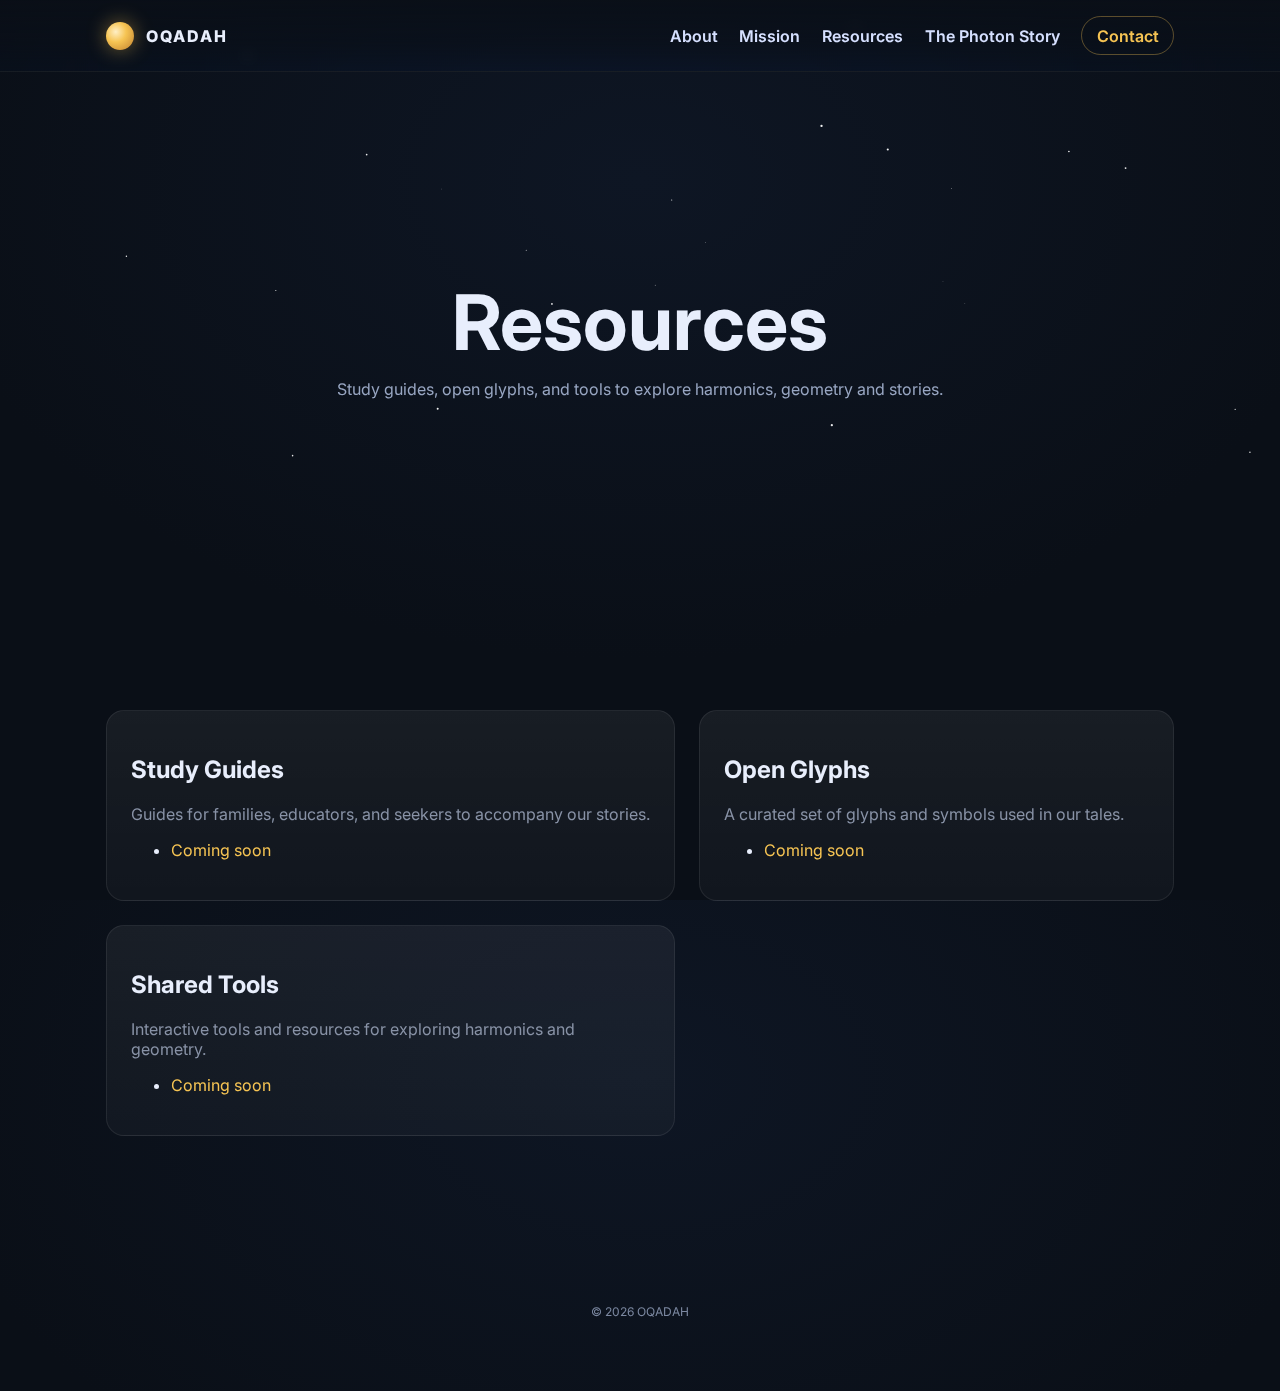
<file: resources.html>
<!DOCTYPE html>
<html lang="en">
<head>
  <meta charset="utf-8" />
  <meta name="viewport" content="width=device-width, initial-scale=1" />
  <title>Resources — OQADAH</title>
  <!-- Google Font -->
  <link rel="preconnect" href="https://fonts.gstatic.com" crossorigin>
  <link href="https://fonts.googleapis.com/css2?family=Inter:wght@300;400;600;800&display=swap" rel="stylesheet">
  <!-- Shared stylesheet from the main site -->
  <link rel="stylesheet" href="styles.css" />
</head>
<body>
  <!-- Header with updated navigation -->
  <header>
    <div class="container">
      <div class="brand">
        <span class="glyph" aria-hidden="true"></span>
        <a class="brand-link" href="index.html">OQADAH</a>
      </div>
      <nav>
        <a href="about.html">About</a>
        <a href="mission.html">Mission</a>
        <a href="resources.html">Resources</a>
        <a href="photon-story.html">The Photon Story</a>
        <a class="btn" href="contact.html">Contact</a>
      </nav>
    </div>
  </header>

  <!-- Hero section with title and subtitle -->
  <section class="hero">
    <canvas id="stars" aria-hidden="true"></canvas>
    <div class="container">
      <h1>Resources</h1>
      <p class="subtitle">Study guides, open glyphs, and tools to explore harmonics, geometry and stories.</p>
    </div>
  </section>

  <!-- Main content area -->
  <main>
    <section>
      <div class="container grid">
        <!-- Study Guides card -->
        <article class="card">
          <h2>Study Guides</h2>
          <p class="muted">Guides for families, educators, and seekers to accompany our stories.</p>
          <ul>
            <li><a href="#">Coming soon</a></li>
          </ul>
        </article>
        <!-- Open Glyphs card -->
        <article class="card">
          <h2>Open Glyphs</h2>
          <p class="muted">A curated set of glyphs and symbols used in our tales.</p>
          <ul>
            <li><a href="#">Coming soon</a></li>
          </ul>
        </article>
        <!-- Shared Tools card -->
        <article class="card">
          <h2>Shared Tools</h2>
          <p class="muted">Interactive tools and resources for exploring harmonics and geometry.</p>
          <ul>
            <li><a href="#">Coming soon</a></li>
          </ul>
        </article>
      </div>
    </section>
  </main>

  <!-- Starfield script copied from mission page to animate the background -->
  <script>
    const c = document.getElementById('stars');
    const ctx = c.getContext('2d');
    const DPR = Math.max(1, window.devicePixelRatio || 1);
    let w, h, stars;
    function resize() {
      w = c.width = Math.floor(window.innerWidth * DPR);
      h = c.height = Math.floor(window.innerHeight * 0.52 * DPR);
      c.style.width = window.innerWidth + 'px';
      c.style.height = Math.floor(window.innerHeight * 0.52) + 'px';
      init();
    }
    function init() {
      const count = Math.floor((w * h) / 24000);
      stars = Array.from({ length: count }, () => ({
        x: Math.random() * w,
        y: Math.random() * h,
        r: Math.random() * 1.2 * DPR,
        a: Math.random(),
        v: 0.001 + Math.random() * 0.003
      }));
      draw();
    }
    function draw() {
      ctx.clearRect(0, 0, w, h);
      for (const s of stars) {
        s.a += s.v;
        const tw = (Math.sin(s.a) + 1) / 2;
        ctx.globalAlpha = 0.5 + tw * 0.5;
        ctx.fillStyle = '#fff';
        ctx.beginPath();
        ctx.arc(s.x, s.y, s.r, 0, Math.PI * 2);
        ctx.fill();
      }
      requestAnimationFrame(draw);
    }
    addEventListener('resize', resize, { passive: true });
    resize();
  </script>
  <!-- Footer -->
  <footer>
    <div class="container">
      <div class="tiny">© <span id="y"></span> OQADAH</div>
    </div>
  </footer>
  <script>document.getElementById('y').textContent = new Date().getFullYear();</script>
</body>
</html>
</file>
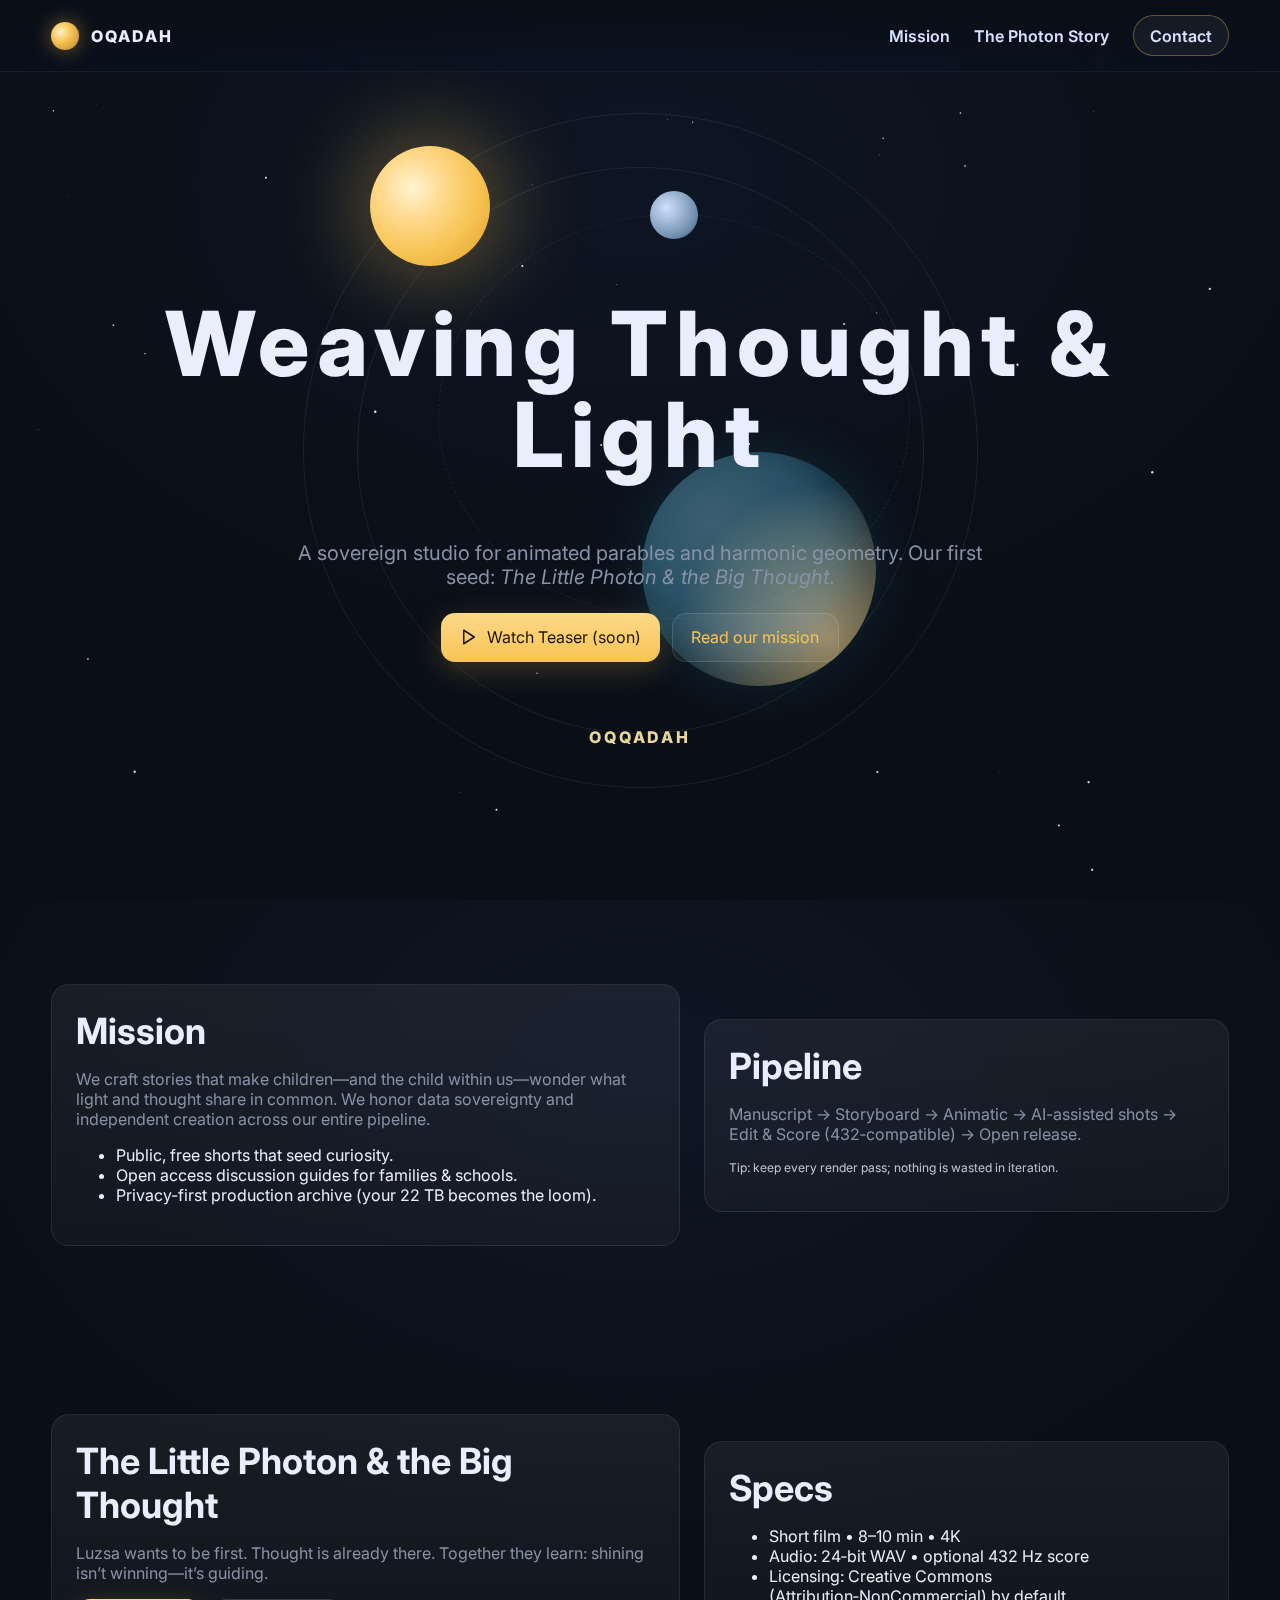
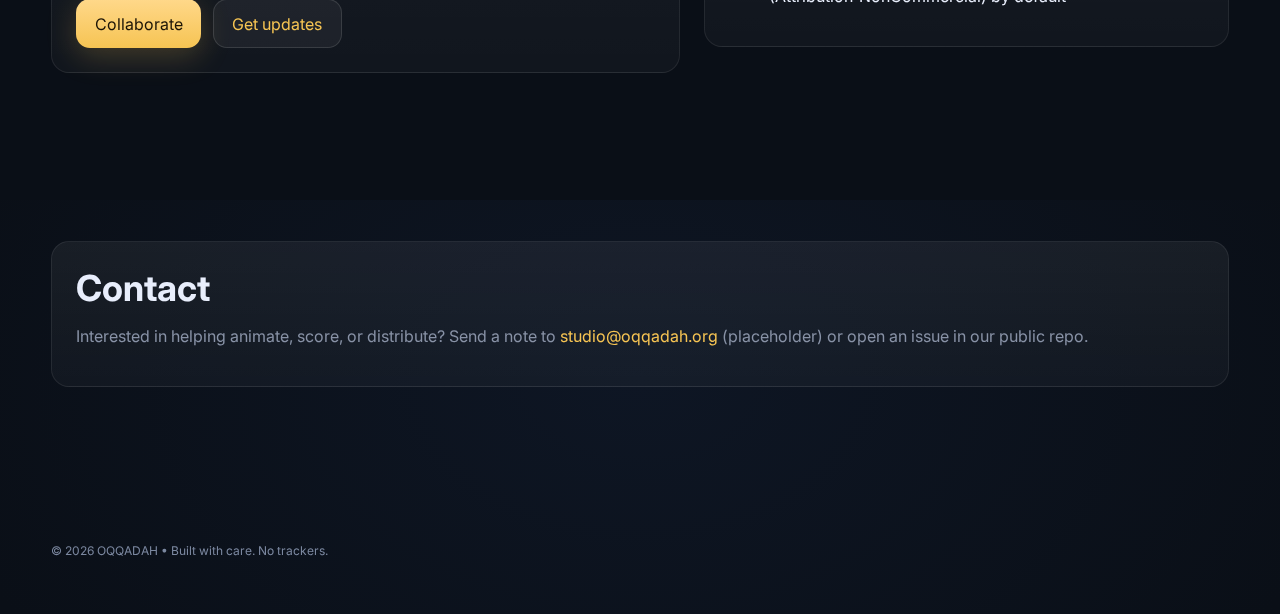
<file: archives/index1.html>
<!DOCTYPE html>
<html lang="en">
<head>
  <meta charset="utf-8" />
  <meta name="viewport" content="width=device-width, initial-scale=1" />
  <title>OQQADAH</title>
  <meta name="description" content="OQQADAH • A sovereign studio weaving light, thought, and story." />
  <link rel="preconnect" href="https://fonts.googleapis.com">
  <link rel="preconnect" href="https://fonts.gstatic.com" crossorigin>
  <link href="https://fonts.googleapis.com/css2?family=Inter:wght@300;400;600;800&display=swap" rel="stylesheet">
  <style>
    :root {
      --ink:#0a0f17; /* deep space */
      --gold:#f6c453; /* solar gold */
      --teal:#69d1c5; /* accent */
      --muted:#8892a6; /* copy */
    }
    *{box-sizing:border-box}
    html,body{height:100%}
    body{
      margin:0; font-family:Inter,system-ui, -apple-system, Segoe UI, Roboto, Helvetica, Arial, "Apple Color Emoji","Segoe UI Emoji";
      background: radial-gradient(1200px 800px at 50% 20%, #0e1624 0%, var(--ink) 60%);
      color:#e8eefc; overflow-x:hidden;
    }
    a{color:var(--gold); text-decoration:none}
    a:hover{opacity:.9}
    /* --- Layout --- */
    .container{width:min(1200px, 92vw); margin-inline:auto}
    header{position:fixed; inset:0 0 auto 0; height:72px; display:flex; align-items:center; z-index:20; background:linear-gradient(180deg, rgba(10,15,23,.9), rgba(10,15,23,.6) 60%, transparent); backdrop-filter:saturate(130%) blur(6px); border-bottom:1px solid rgba(255,255,255,.06)}
    header .container{display:flex; align-items:center; justify-content:space-between}
    .brand{display:flex; align-items:center; gap:.75rem; font-weight:800; letter-spacing:.12em}
    .brand .glyph{width:28px; height:28px; border-radius:50%; background: radial-gradient(circle at 35% 35%, #ffefc5 0%, var(--gold) 40%, #bf7f2e 100%); box-shadow:0 0 20px rgba(246,196,83,.45)}
    nav a{margin-left:1.25rem; font-weight:600; color:#d6e0ff}
    nav a.btn{padding:.6rem 1rem; border:1px solid rgba(246,196,83,.35); border-radius:999px}
    /* --- Hero --- */
    .hero{position:relative; min-height:100svh; display:grid; place-items:center; text-align:center}
    .hero .title{font-size:clamp(40px, 7vw, 96px); line-height:1.02; font-weight:800; letter-spacing:.08em}
    .subtitle{max-width:56ch; margin:1rem auto 1.5rem; color:var(--muted); font-size:clamp(16px, 2.2vw, 20px)}
    .cta{display:flex; gap:12px; justify-content:center; flex-wrap:wrap}
    .btn{display:inline-flex; align-items:center; gap:.6rem; padding:.85rem 1.15rem; border-radius:14px; border:1px solid rgba(255,255,255,.12); background:rgba(255,255,255,.05)}
    .btn--gold{background:linear-gradient(180deg, #ffd88a, var(--gold)); color:#1c1406; border:none; box-shadow:0 8px 30px rgba(246,196,83,.22)}
    .btn svg{width:18px; height:18px}
    /* --- Space Stage --- */
    canvas#stars{position:absolute; inset:0; width:100%; height:100%; z-index:0}
    .stage{position:absolute; inset:0; display:grid; place-items:center; pointer-events:none}
    .solar{position:relative; width:min(75vmin, 760px); aspect-ratio:1/1}
    .sun{position:absolute; top:5%; left:10%; width:120px; aspect-ratio:1/1; border-radius:50%; background: radial-gradient(circle at 35% 35%, #fff3d1 0%, #ffd88a 30%, var(--gold) 60%, #e19b26 100%); box-shadow:0 0 80px 20px rgba(246,196,83,.3)}
    .planet{position:absolute; bottom:15%; right:15%; width: clamp(180px, 26vmin, 320px); aspect-ratio:1/1; border-radius:50%; background: radial-gradient(circle at 30% 30%, #3a5f70 0%, #1f4960 60%, #102436 100%); box-shadow: inset -20px -20px 40px rgba(0,0,0,.45), 0 0 60px rgba(54,163,196,.14)}
    .planet:after{content:""; position:absolute; inset:0; border-radius:inherit; background: radial-gradient(120% 120% at 80% 80%, rgba(255,204,102,.55), rgba(255,204,102,0) 55%); mix-blend-mode:screen}
    .orbit, .orbit--inner{position:absolute; inset:0; border-radius:50%; border:1px solid rgba(255,255,255,.08)}
    .orbit--inner{inset:8%}
    .moon{position:absolute; width:48px; aspect-ratio:1; border-radius:50%; background: radial-gradient(circle at 35% 35%, #d1e0ff 0%, #6c8ba8 70%, #24374a 100%)}
    @keyframes orbit {to { transform: rotate(360deg); }}
    .moon-path{position:absolute; inset:15% 10% 25% 20%; border-radius:50%; border:1px dashed rgba(255,255,255,.08); animation:orbit 28s linear infinite}
    .moon{top:-24px; left:50%; transform:translateX(-50%)}
    .mark{position:absolute; inset:auto 0 6%; text-align:center; font-weight:800; color:#e8d7a0; letter-spacing:.18em}
    /* --- Sections --- */
    section{padding:84px 0; position:relative}
    .grid{display:grid; gap:24px}
    @media (min-width:860px){.grid{grid-template-columns:1.2fr 1fr; align-items:center}}
    .card{background:linear-gradient(180deg, rgba(255,255,255,.06), rgba(255,255,255,.03)); border:1px solid rgba(255,255,255,.08); border-radius:18px; padding:24px}
    .h2{font-size:clamp(26px, 3.6vw, 36px); margin:0 0 .4rem}
    .muted{color:var(--muted)}
    footer{padding:72px 0 56px; color:#98a6c2}
    .tiny{font-size:12px; opacity:.8}
  </style>
</head>
<body>
<header>
  <div class="container">
    <div class="brand">
      <span class="glyph" aria-hidden></span>
      <a href="/" style="color:#e8eefc">OQADAH</a>
    </div>
    <nav>
      <a href="/mission.html">Mission</a>
      <a href="/the-photon-story.html">The Photon Story</a>
      <a class="btn" href="/contact.html">Contact</a>
    </nav>
  </div>
</header>

  <main>
    <section class="hero" aria-label="OQQADAH hero">
      <canvas id="stars" aria-hidden="true"></canvas>
      <div class="stage" aria-hidden="true">
        <div class="solar">
          <div class="sun"></div>
          <div class="orbit"></div>
          <div class="orbit orbit--inner"></div>
          <div class="planet"></div>
          <div class="moon-path"><div class="moon"></div></div>
          <div class="mark">OQQADAH</div>
        </div>
      </div>

      <div class="container" style="z-index:1">
        <h1 class="title">Weaving Thought & Light</h1>
        <p class="subtitle">A sovereign studio for animated parables and harmonic geometry. Our first seed: <em>The Little Photon & the Big Thought</em>.</p>
        <div class="cta">
          <a class="btn btn--gold" href="#film" title="See the film section">
            <svg viewBox="0 0 24 24" fill="none" stroke="currentColor" stroke-width="2" stroke-linecap="round" stroke-linejoin="round" aria-hidden="true"><polygon points="5 3 19 12 5 21 5 3"></polygon></svg>
            Watch Teaser (soon)
          </a>
          <a class="btn" href="#mission">Read our mission</a>
        </div>
      </div>
    </section>

    <section id="mission">
      <div class="container grid">
        <div class="card">
          <h2 class="h2">Mission</h2>
          <p class="muted">We craft stories that make children—and the child within us—wonder what light and thought share in common. We honor data sovereignty and independent creation across our entire pipeline.</p>
          <ul>
            <li>Public, free shorts that seed curiosity.</li>
            <li>Open access discussion guides for families & schools.</li>
            <li>Privacy-first production archive (your 22 TB becomes the loom).</li>
          </ul>
        </div>
        <div class="card">
          <h2 class="h2">Pipeline</h2>
          <p class="muted">Manuscript → Storyboard → Animatic → AI-assisted shots → Edit & Score (432‑compatible) → Open release.</p>
          <p class="tiny">Tip: keep every render pass; nothing is wasted in iteration.</p>
        </div>
      </div>
    </section>

    <section id="film">
      <div class="container grid">
        <div class="card">
          <h2 class="h2">The Little Photon & the Big Thought</h2>
          <p class="muted">Luzsa wants to be first. Thought is already there. Together they learn: shining isn’t winning—it’s guiding.</p>
          <div class="cta" style="justify-content:flex-start">
            <a class="btn btn--gold" href="#contact">Collaborate</a>
            <a class="btn" href="#contact">Get updates</a>
          </div>
        </div>
        <div class="card">
          <h2 class="h2">Specs</h2>
          <ul>
            <li>Short film • 8–10 min • 4K</li>
            <li>Audio: 24‑bit WAV • optional 432 Hz score</li>
            <li>Licensing: Creative Commons (Attribution‑NonCommercial) by default</li>
          </ul>
        </div>
      </div>
    </section>

    <section id="contact">
      <div class="container">
        <div class="card">
          <h2 class="h2">Contact</h2>
          <p class="muted">Interested in helping animate, score, or distribute? Send a note to <a href="mailto:studio@oqqadah.org">studio@oqqadah.org</a> (placeholder) or open an issue in our public repo.</p>
        </div>
      </div>
    </section>
  </main>

  <footer>
    <div class="container">
      <div class="tiny">© <span id="y"></span> OQQADAH • Built with care. No trackers.</div>
    </div>
  </footer>

  <script>
    // Year
    document.getElementById('y').textContent = new Date().getFullYear();

    // Tiny starfield
    const canvas = document.getElementById('stars');
    const ctx = canvas.getContext('2d');
    const DPR = Math.max(1, window.devicePixelRatio || 1);
    let w, h, stars;

    function resize(){
      w = canvas.width = Math.floor(innerWidth * DPR);
      h = canvas.height = Math.floor(innerHeight * DPR);
      canvas.style.width = innerWidth + 'px';
      canvas.style.height = innerHeight + 'px';
      init();
    }

    function init(){
      const count = Math.floor((w*h)/22000);
      stars = Array.from({length: count}, () => ({
        x: Math.random()*w,
        y: Math.random()*h,
        r: Math.random()*1.2*DPR,
        a: Math.random()*1,
        v: 0.001 + Math.random()*0.003
      }));
      draw(0);
    }

    function draw(t){
      ctx.clearRect(0,0,w,h);
      for (const s of stars){
        s.a += s.v;
        const twinkle = (Math.sin(s.a)+1)/2;
        ctx.globalAlpha = 0.5 + twinkle*0.5;
        ctx.fillStyle = '#ffffff';
        ctx.beginPath();
        ctx.arc(s.x, s.y, s.r, 0, Math.PI*2);
        ctx.fill();
      }
      requestAnimationFrame(draw);
    }

    addEventListener('resize', resize, {passive:true});
    resize();
  </script>
</body>
</html>
</file>
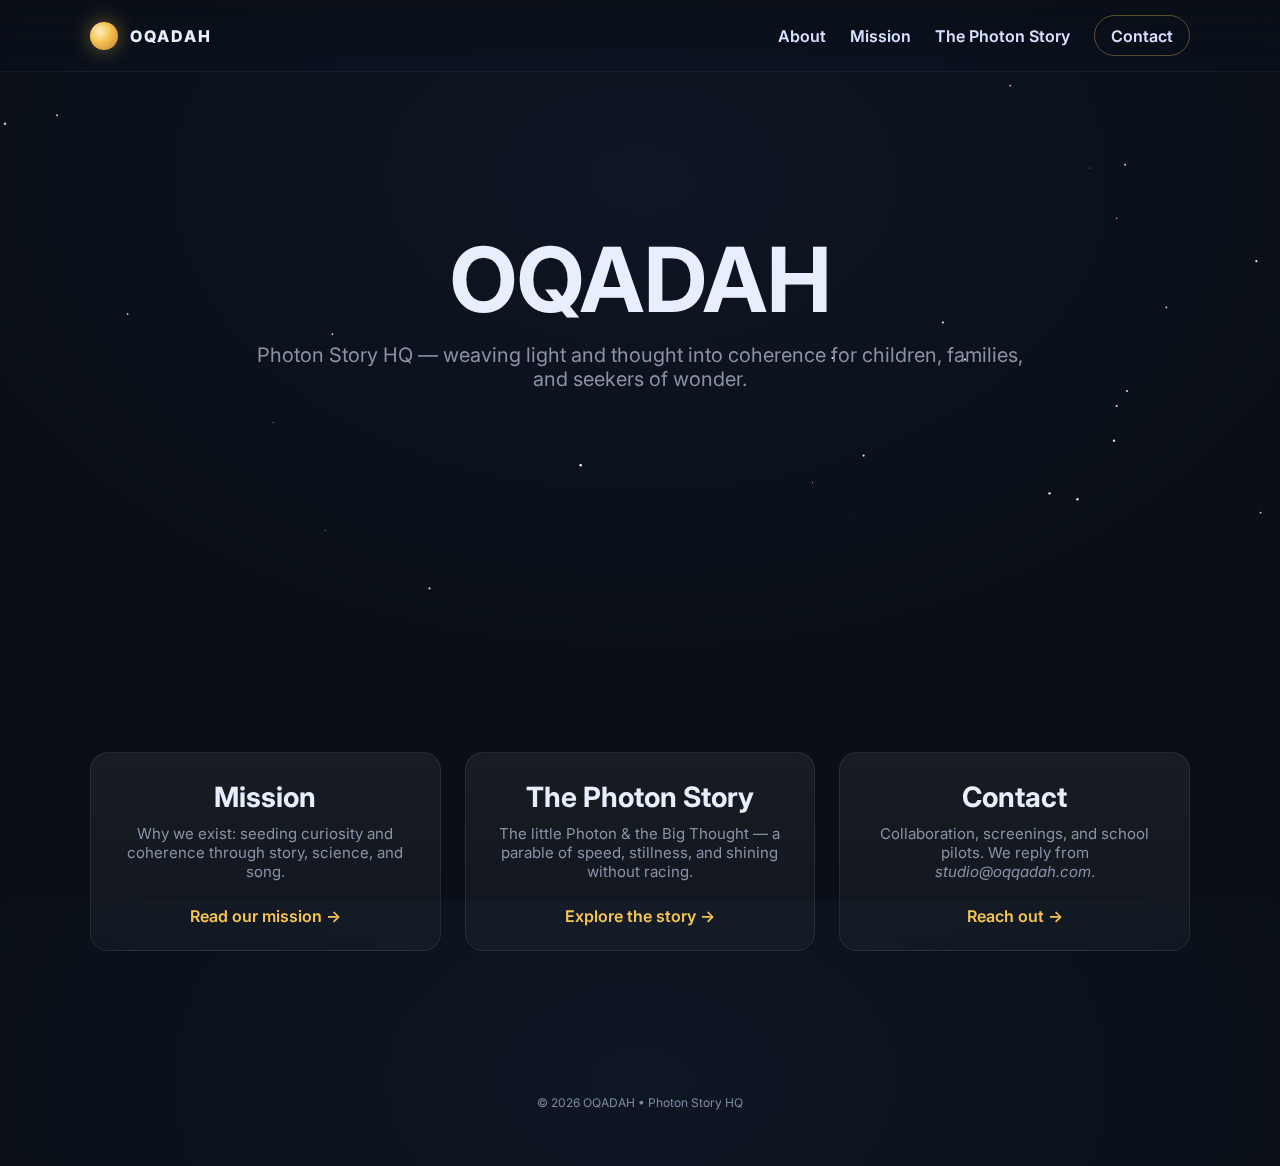
<file: archives/Index2.html>
<!DOCTYPE html>
<html lang="en">
<head>
  <meta charset="utf-8" />
  <meta name="viewport" content="width=device-width, initial-scale=1" />
  <title>OQADAH — Photon Story HQ</title>
  <meta name="description" content="OQADAH — Photon Story HQ. Weaving light and thought into stories for children and seekers alike." />
  <link rel="preconnect" href="https://fonts.googleapis.com">
  <link rel="preconnect" href="https://fonts.gstatic.com" crossorigin>
  <link href="https://fonts.googleapis.com/css2?family=Inter:wght@300;400;600;800&display=swap" rel="stylesheet">
  <style>
    :root { --ink:#0a0f17; --gold:#f6c453; --teal:#69d1c5; --muted:#8892a6 }
    *{box-sizing:border-box}
    html,body{height:100%}
    body{ margin:0; font-family:Inter,system-ui,-apple-system,Segoe UI,Roboto,Helvetica,Arial; background: radial-gradient(1200px 800px at 50% 20%, #0e1624 0%, var(--ink) 60%); color:#e8eefc; overflow-x:hidden }
    a{color:var(--gold); text-decoration:none}
    a:hover{opacity:.9}
    .container{width:min(1100px, 92vw); margin-inline:auto}
    header{position:fixed; inset:0 0 auto 0; height:72px; display:flex; align-items:center; z-index:20; background:linear-gradient(180deg, rgba(10,15,23,.9), rgba(10,15,23,.6) 60%, transparent); backdrop-filter:saturate(130%) blur(6px); border-bottom:1px solid rgba(255,255,255,.06)}
    header .container{display:flex; align-items:center; justify-content:space-between}
    .brand{display:flex; align-items:center; gap:.75rem; font-weight:800; letter-spacing:.12em}
    .brand .glyph{width:28px; height:28px; border-radius:50%; background: radial-gradient(circle at 35% 35%, #ffefc5 0%, var(--gold) 40%, #bf7f2e 100%); box-shadow:0 0 20px rgba(246,196,83,.45)}
    nav a{margin-left:1.25rem; font-weight:600; color:#d6e0ff}
    nav a.btn{padding:.6rem 1rem; border:1px solid rgba(246,196,83,.35); border-radius:999px}
    .hero{position:relative; min-height:72svh; display:grid; place-items:center; text-align:center}
    canvas#stars{position:absolute; inset:0; width:100%; height:100%; z-index:0}
    .hero .container{z-index:1}
    h1.title{font-size:clamp(40px, 7vw, 90px); line-height:1.05; margin:0}
    .subtitle{max-width:60ch; margin:1rem auto 1.5rem; color:var(--muted); font-size:clamp(16px,2vw,20px)}
    main section{padding:72px 0}
    .grid{display:grid; gap:24px; margin-top:2rem}
    @media (min-width:900px){ .grid{grid-template-columns:repeat(3,1fr)} }
    .card{background:linear-gradient(180deg, rgba(255,255,255,.06), rgba(255,255,255,.03)); border:1px solid rgba(255,255,255,.08); border-radius:18px; padding:24px; text-align:center}
    .card h2{margin:.2rem 0 0; font-size:clamp(20px,2.6vw,28px)}
    .card p{color:var(--muted); font-size:15px; margin:.6rem 0 1rem}
    .card a{display:inline-block; margin-top:.6rem; font-weight:600}
    footer{padding:72px 0 56px; color:#98a6c2; text-align:center}
    .tiny{font-size:12px; opacity:.8}
  </style>
</head>
<body>
  <header>
    <div class="container">
      <div class="brand"><span class="glyph" aria-hidden></span><a href="/" style="color:#e8eefc">OQADAH</a></div>
      <nav>
        <a href="/about.html">About</a>
        <a href="/mission.html">Mission</a>
        <a href="/the-photon-story.html">The Photon Story</a>
        <a class="btn" href="/contact.html">Contact</a>
      </nav>
    </div>
  </header>

  <section class="hero">
    <canvas id="stars" aria-hidden="true"></canvas>
    <div class="container">
      <h1 class="title">OQADAH</h1>
      <p class="subtitle">Photon Story HQ — weaving light and thought into coherence for children, families, and seekers of wonder.</p>
    </div>
  </section>

  <main>
    <section>
      <div class="container grid">
        <div class="card">
          <h2>Mission</h2>
          <p>Why we exist: seeding curiosity and coherence through story, science, and song.</p>
          <a href="/mission.html">Read our mission →</a>
        </div>
        <div class="card">
          <h2>The Photon Story</h2>
          <p>The little Photon & the Big Thought — a parable of speed, stillness, and shining without racing.</p>
          <a href="/the-photon-story.html">Explore the story →</a>
        </div>
        <div class="card">
          <h2>Contact</h2>
          <p>Collaboration, screenings, and school pilots. We reply from <em>studio@oqqadah.com</em>.</p>
          <a href="/contact.html">Reach out →</a>
        </div>
      </div>
    </section>
  </main>

  <footer>
    <div class="container"><div class="tiny">© <span id="y"></span> OQADAH • Photon Story HQ</div></div>
  </footer>

  <script>
    document.getElementById('y').textContent = new Date().getFullYear();
    const canvas = document.getElementById('stars');
    const ctx = canvas.getContext('2d');
    const DPR = Math.max(1, window.devicePixelRatio || 1);
    let w,h,stars;
    function resize(){ w = canvas.width = Math.floor(innerWidth*DPR); h = canvas.height = Math.floor(innerHeight*0.72*DPR); canvas.style.width=innerWidth+'px'; canvas.style.height=Math.floor(innerHeight*0.72)+'px'; init(); }
    function init(){ const count = Math.floor((w*h)/22000); stars = Array.from({length:count},()=>({x:Math.random()*w,y:Math.random()*h,r:Math.random()*1.3*DPR,a:Math.random(),v:0.001+Math.random()*0.003})); draw(); }
    function draw(){ ctx.clearRect(0,0,w,h); for(const s of stars){ s.a+=s.v; const tw=(Math.sin(s.a)+1)/2; ctx.globalAlpha=0.5+tw*0.5; ctx.fillStyle='#fff'; ctx.beginPath(); ctx.arc(s.x,s.y,s.r,0,Math.PI*2); ctx.fill(); } requestAnimationFrame(draw); }
    addEventListener('resize', resize, {passive:true}); resize();
  </script>
</body>
</html>
</file>
<file: styles.css>
/* OQADAH • styles.css • v0.9.10 • 2025-09-10
   Change log:
   - Single source of truth for layout & hero layering
   - Starfield back (z:0), Solar stage middle (z:1), Text front (z:3)
   - Clean nav, cards, poster, footer
*/

/* ===== Base / Reset ===== */
* { box-sizing: border-box; }
html, body { height: 100%; }
body {
  margin: 0;
  font-family: Inter, system-ui, -apple-system, Segoe UI, Roboto, Helvetica, Arial, sans-serif;
  background: radial-gradient(1200px 800px at 50% 20%, #0e1624 0%, #0a0f17 60%);
  color: #e8eefc;
  overflow-x: hidden;
}
a { color: #f6c453; text-decoration: none; }
a:hover { opacity: .92; }

/* ===== Layout ===== */
.container { width: min(1100px, 92vw); margin-inline: auto; padding: 1rem; }
main section { padding: 64px 0; }
.grid { display: grid; gap: 24px; }
@media (min-width: 900px) { .grid { grid-template-columns: 1.2fr 1fr; } }

/* ===== Header / Nav ===== */
header {
  position: fixed; top: 0; left: 0; right: 0; height: 72px;
  display: flex; align-items: center; z-index: 1000;
  background: linear-gradient(180deg, rgba(10,15,23,.9), rgba(10,15,23,.6) 60%, transparent);
  backdrop-filter: saturate(130%) blur(6px);
  border-bottom: 1px solid rgba(255,255,255,.06);
}
header .container { display: flex; align-items: center; justify-content: space-between; }
.brand { display: flex; align-items: center; gap: .75rem; font-weight: 800; letter-spacing: .12em; color: #fff; }
.brand-link { color: #e8eefc; }
.glyph {
  width: 28px; height: 28px; border-radius: 50%;
  background: radial-gradient(circle at 35% 35%, #ffefc5 0%, #f6c453 40%, #bf7f2e 100%);
  box-shadow: 0 0 20px rgba(246,196,83,.45);
}
nav a { margin-left: 1.1rem; font-weight: 600; color: #d6e0ff; }
.btn {
  display: inline-block;
  padding: .55rem .9rem;
  border: 1px solid rgba(246,196,83,.35);
  border-radius: 999px;
  color: #f6c453;
  background: transparent;
}

/* ===== Hero stacking contract ===== */
.hero { position: relative; min-height: 62svh; display: grid; place-items: center; }
.hero .container { position: relative; z-index: 3; text-align: center; padding-top: 88px; }
#stars { position: absolute; inset: 0; width: 100%; height: 100%; z-index: 0; pointer-events: none; }
.stage { position: absolute; inset: 0; display: grid; place-items: center; z-index: 1; pointer-events: none; }

h1 { font-size: clamp(36px, 6vw, 80px); line-height: 1.04; margin: .75rem 0 0; }
.subtitle { max-width: 70ch; margin: 1rem auto 1.5rem; color: #8892a6; }
.cta { margin-top: .5rem; }

/* ===== Hero (stacked layers) ===== */
.hero {
  position: relative;
  min-height: clamp(520px, 70vh, 740px);
  display: grid;
  place-items: center;
  text-align: center;
  overflow: hidden;
}

/* back: starfield */
#stars {
  position: absolute;
  inset: 0;
  width: 100%;
  height: 100%;
  z-index: 0;
  pointer-events: none;
}

/* middle: animated solar stage */
.stage {
  position: absolute;
  inset: 0;
  display: grid;
  place-items: center;
  pointer-events: none;
  z-index: 1;
}

.sun {
  position: absolute;
  top: 44%;
  width: 140px;
  aspect-ratio: 1;
  border-radius: 50%;
  background: radial-gradient(circle at 35% 35%, #fff4d1 0%, #ffd05a 30%, #ffb73e 60%, rgba(255,146,30,.2) 100%);
  box-shadow:
    0 0 60px 30px rgba(255,184,72,.25),
    0 0 140px 60px rgba(255,184,72,.15);
  mix-blend-mode: screen;
}

.planet {
  position: absolute;
  bottom: 14%;
  right: 16%;
  width: clamp(180px, 26vw, 340px);
  aspect-ratio: 1;
  border-radius: 50%;
  background:
    radial-gradient(120% 120% at 80% 80%, rgba(255,255,255,.08), rgba(255,255,255,0) 55%),
    radial-gradient(circle at 30% 30%, #2a3d49 0%, #3b6a81 60%, #0f2a3e 100%);
  box-shadow:
    inset -24px -24px 40px rgba(0,0,0,.35),
    0 12px 50px rgba(22,42,65,.35);
  filter: saturate(1.05) contrast(1.05);
}

.orbit {
  position: absolute;
  width: min(76vmin, 760px);
  aspect-ratio: 1/1;
  border-radius: 50%;
  border: 1px solid rgba(255,255,255,.08);
  opacity: .25;
}

.orbit__inner {
  position: absolute;
  inset: 0;
  border-radius: 50%;
  border: 1px solid rgba(255,255,255,.08);
  animation: orbit 28s linear infinite;
}

@keyframes orbit {
  to { transform: rotate(360deg); }
}

/* front: content */
.hero .container {
  position: relative;
  z-index: 2;
}

.hero h1 {
  font-size: clamp(36px, 6vw, 82px);
  line-height: 1.05;
  margin: .25rem 0 .75rem;
}

.hero .subtitle {
  max-width: 720px;
  margin-inline: auto;
  color: #98a6c2;
}

.hero .btn {
  display: inline-block;
  margin-top: .9rem;
  padding: .75rem 1.15rem;
  border-radius: 999px;
  border: 1px solid rgba(170, 170, 170, .35);
  text-decoration: none;
}

/* ===== Cards / Poster ===== */
.card {
  background: linear-gradient(180deg, rgba(255,255,255,.06), rgba(255,255,255,.03));
  border: 1px solid rgba(255,255,255,.08);
  border-radius: 18px;
  padding: 24px;
}
.muted { color: #8892a6; }
.poster {
  width: 100%;
  aspect-ratio: 16 / 9;
  border-radius: 16px;
  border: 1px solid rgba(255,255,255,.08);
  margin-top: .75rem;
}

/* ===== Footer ===== */
footer { padding: 72px 0 56px; color: #98a6c2; text-align: center; }
.tiny { font-size: 12px; opacity: .8; }
</file>
